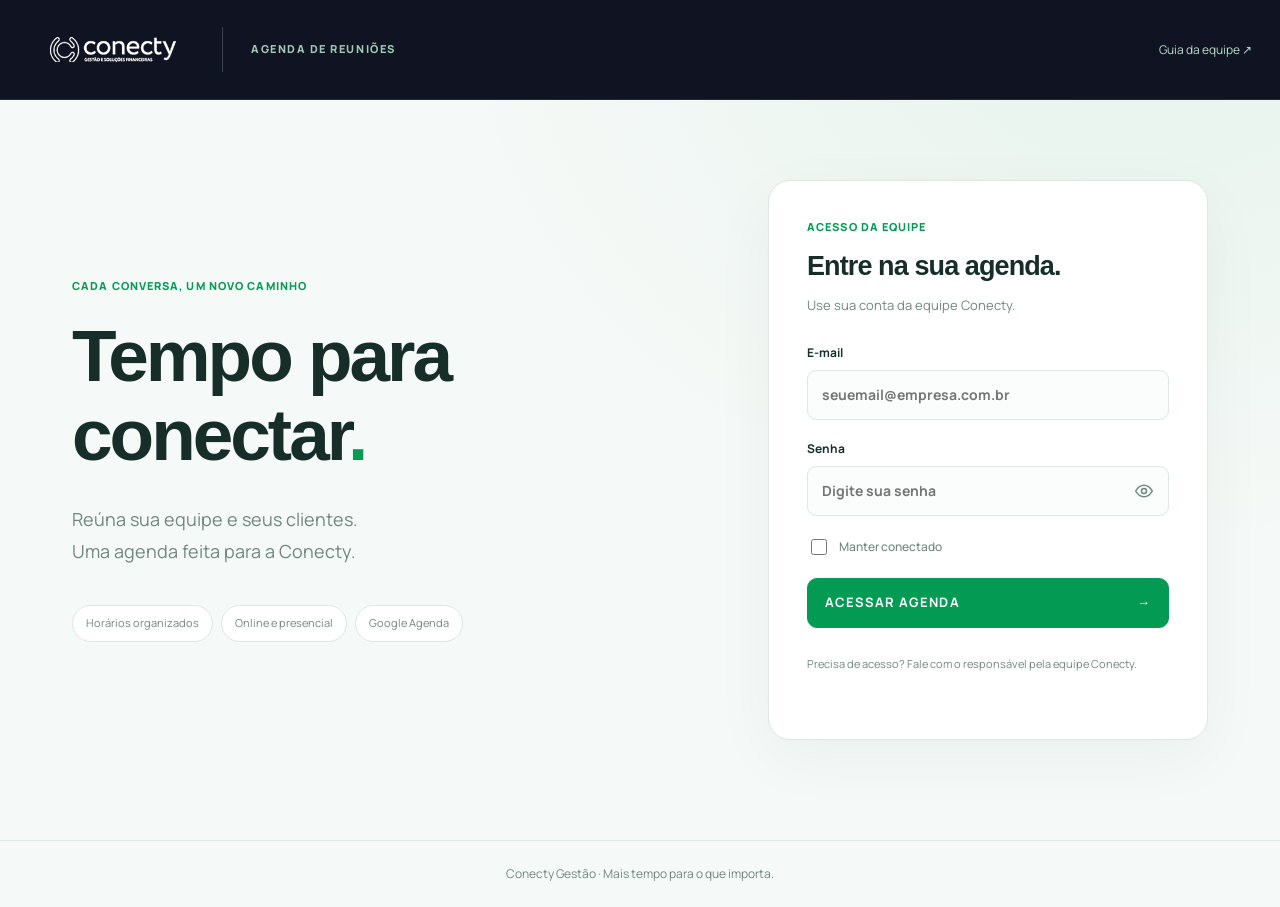
<file: index.html>
<!doctype html><html lang="pt-BR"><head><meta http-equiv="Content-Security-Policy" content="default-src 'none'; script-src 'self'; style-src 'self' 'unsafe-inline'; img-src 'self' data:; font-src 'self'; connect-src 'self' https://kpxztiyrhrmxukupualo.supabase.co; base-uri 'none'; object-src 'none'; form-action 'self'; upgrade-insecure-requests"><meta charset="utf-8"><meta name="viewport" content="width=device-width,initial-scale=1"><meta name="referrer" content="no-referrer"><meta name="theme-color" content="#039b54"><meta name="description" content="Agenda da equipe Conecty. Organize reuniões, horários e atendimentos."><title>Conecty | Agenda de reuniões</title><link rel="icon" href="favicon.svg"><link rel="stylesheet" href="assets/style-a9747866028b.css"></head><body class="conecty-agenda agenda-portal">
<a class="skip-link" href="#agenda-root">Ir para a agenda</a>
<header class="agenda-shell-header"><a href="./" aria-label="Conecty Agenda"><img src="conecty-logo.png" alt="Conecty Gestão"></a><span class="agenda-shell-product">AGENDA DE REUNIÕES</span><a class="agenda-guide-link" href="manual.html" target="_blank" rel="noopener">Guia da equipe ↗</a><div id="agenda-account" hidden><span id="agenda-account-name"></span><button class="button secondary" id="agenda-signout" type="button">Sair</button></div></header>
<main id="agenda-login" class="agenda-login"><section class="agenda-login-intro"><p class="page-eyebrow">CADA CONVERSA, UM NOVO CAMINHO</p><h1>Tempo para<br>conectar<span>.</span></h1><p>Reúna sua equipe e seus clientes.<br>Uma agenda feita para a Conecty.</p><div class="agenda-login-tags"><span>Horários organizados</span><span>Online e presencial</span><span>Google Agenda</span></div></section><section class="agenda-login-card"><div id="agenda-login-loading" role="status">Verificando seu acesso…</div><div id="agenda-login-fields" hidden><p class="page-eyebrow">ACESSO DA EQUIPE</p><h2>Entre na sua agenda.</h2><p>Use sua conta da equipe Conecty.</p><form id="agenda-login-form"><label>E-mail<input type="email" name="email" autocomplete="username" placeholder="seuemail@empresa.com.br" required maxlength="254"></label><label>Senha<span class="agenda-password-wrap"><input type="password" name="password" autocomplete="current-password" placeholder="Digite sua senha" required maxlength="128"><button type="button" id="agenda-password-toggle" aria-label="Mostrar senha" aria-pressed="false"><svg viewBox="0 0 24 24" aria-hidden="true"><path d="M2 12s4-7 10-7 10 7 10 7-4 7-10 7S2 12 2 12Z"/><circle cx="12" cy="12" r="3"/></svg></button></span></label><label class="agenda-remember"><input type="checkbox" name="remember">Manter conectado</label><button class="button primary" type="submit">Acessar agenda <span aria-hidden="true">→</span></button><p class="error" id="agenda-login-error" role="alert"></p></form><p class="agenda-login-contact">Precisa de acesso? Fale com o responsável pela equipe Conecty.</p></div></section></main>
<main id="agenda-root" class="agenda-standalone-root" hidden tabindex="-1"></main><footer class="agenda-shell-footer">Conecty Gestão · Mais tempo para o que importa.</footer><script src="config.js" defer></script><script src="assets/auth-25ea1a0fbe43.js" defer></script><script src="assets/api-07906e6e6ac9.js" defer></script><script src="assets/categories-ccd5347a908f.js" defer></script><script src="assets/weekly-54b3ec96150f.js" defer></script><script src="assets/admin-133230f7a3c3.js" defer></script><script src="assets/portal-99149fe83b92.js" defer></script></body></html>
</file>
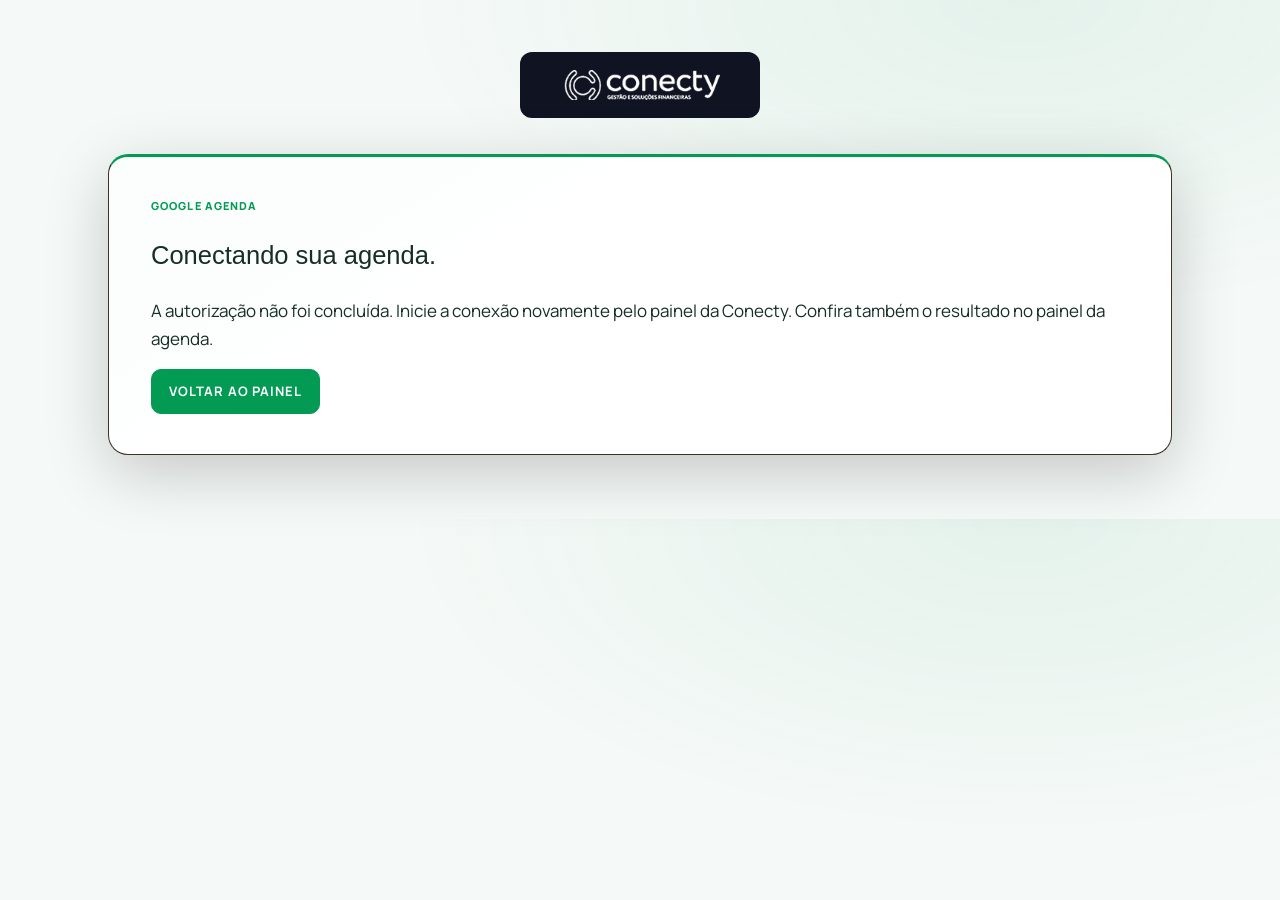
<file: agenda-google-callback.html>
<!doctype html><html lang="pt-BR"><head><meta http-equiv="Content-Security-Policy" content="default-src 'none'; script-src 'self'; style-src 'self' 'unsafe-inline'; img-src 'self' data:; font-src 'self'; connect-src 'self' https://kpxztiyrhrmxukupualo.supabase.co; base-uri 'none'; object-src 'none'; form-action 'self'; upgrade-insecure-requests"><meta charset="utf-8"><meta name="viewport" content="width=device-width,initial-scale=1"><meta name="referrer" content="no-referrer"><title>Conexão Google Agenda | Conecty</title><link rel="icon" href="favicon.svg"><link rel="stylesheet" href="assets/style-a9747866028b.css"></head><body class="conecty-agenda agenda-page"><main class="agenda-container"><img class="agenda-callback-logo" src="conecty-logo.png" alt="Conecty Gestão"><section class="agenda-card"><p class="page-eyebrow">GOOGLE AGENDA</p><h1>Conectando sua agenda.</h1><p id="google-status" role="status">Aguarde a confirmação da sua conexão.</p><button id="google-close" type="button" class="button primary">Voltar ao painel</button></section></main><script src="config.js" defer></script><script src="assets/api-07906e6e6ac9.js" defer></script><script src="assets/google-callback-e49b7ba4d66e.js" defer></script></body></html>
</file>
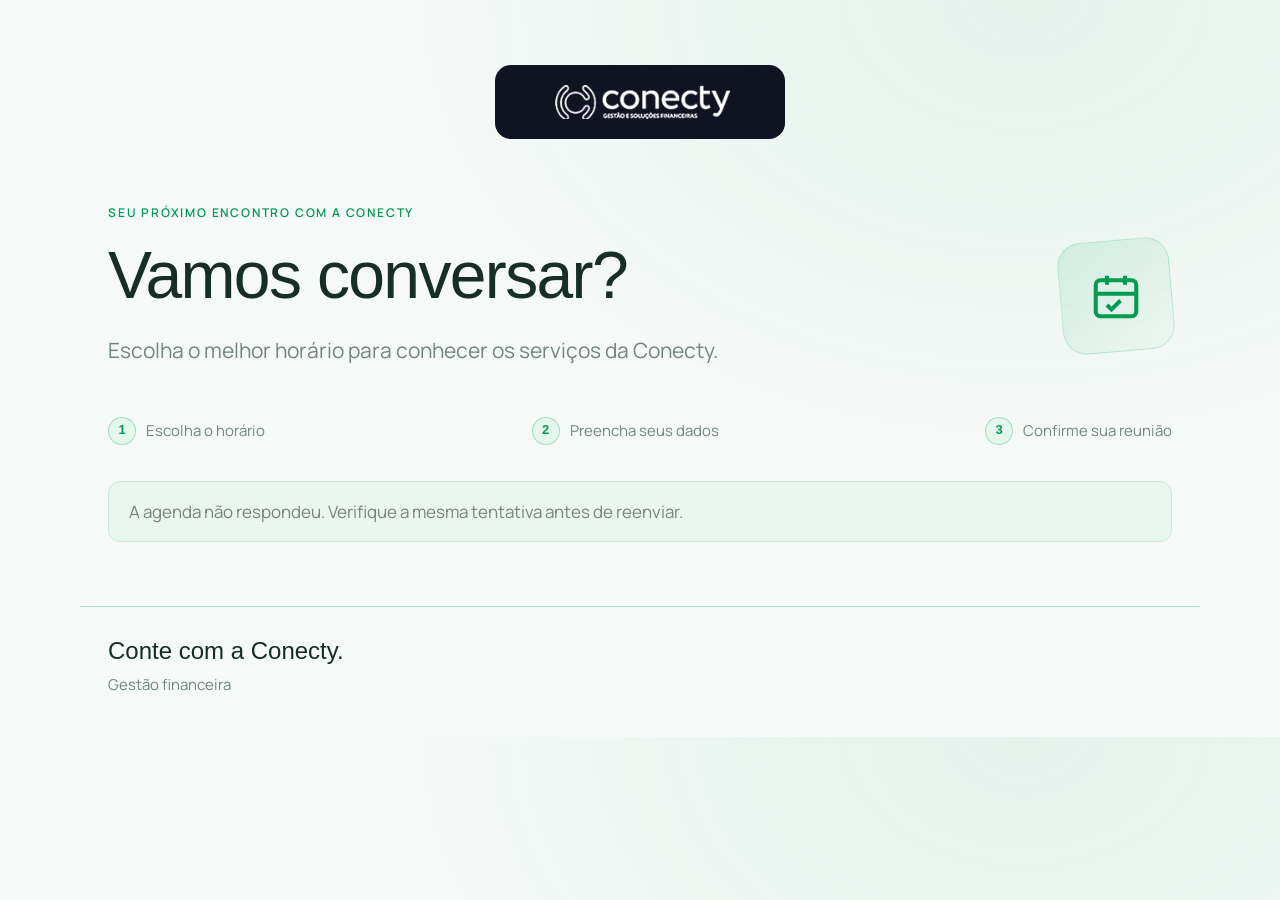
<file: agenda.html>
<!doctype html>
<html lang="pt-BR">
<head><meta http-equiv="Content-Security-Policy" content="default-src 'none'; script-src 'self'; style-src 'self' 'unsafe-inline'; img-src 'self' data:; font-src 'self'; connect-src 'self' https://kpxztiyrhrmxukupualo.supabase.co; base-uri 'none'; object-src 'none'; form-action 'self'; upgrade-insecure-requests">
<meta charset="utf-8">
<meta name="viewport" content="width=device-width,initial-scale=1">
<meta name="referrer" content="no-referrer">
<meta name="theme-color" content="#039b54">
<meta name="description" content="Agende uma conversa online ou presencial com a equipe Conecty. Escolha seu horário e confirme seu atendimento.">
<title>Agende uma reunião — Conecty</title>











<link rel="icon" href="favicon.svg"><link rel="stylesheet" href="assets/style-a9747866028b.css"></head>
<body class="conecty-agenda agenda-page">
<a class="skip-link" href="#agenda-main">Ir para o agendamento</a>
<header class="agenda-public-brand">
  <div class="agenda-public-home">
    <img class="agenda-public-logo" src="conecty-logo.png" alt="Conecty" width="300" height="110" fetchpriority="high">
  </div>
</header>
<main id="agenda-main" class="agenda-container" tabindex="-1">
  <div class="agenda-intro">
    <div><p class="page-eyebrow">SEU PRÓXIMO ENCONTRO COM A CONECTY</p><h1>Vamos conversar?</h1><p>Escolha o melhor horário para conhecer os serviços da Conecty.</p><p id="agenda-profile-public" class="agenda-profile-public"></p></div>
    <div class="agenda-intro-icon" aria-hidden="true"><svg viewBox="0 0 24 24"><rect x="3" y="5" width="18" height="16" rx="2"/><path d="M16 3v4M8 3v4M3 11h18m-13 5 2 2 4-4"/></svg></div>
  </div>
  <ol class="agenda-public-steps" aria-label="Como agendar"><li><span>1</span>Escolha o horário</li><li><span>2</span>Preencha seus dados</li><li><span>3</span>Confirme sua reunião</li></ol>
<p id="agenda-notice" class="notice" role="status">Buscando os próximos horários…</p>
<form id="agenda-form" class="agenda-card" hidden>
  <div class="agenda-form-heading"><span class="agenda-step">01</span><div><h2>Escolha como e quando</h2><p>Escolha a data e o horário da sua reunião. Todos os horários são de Brasília.</p></div></div>
  <fieldset id="agenda-inputs" class="agenda-plain-fieldset">
    <fieldset class="agenda-plain-fieldset"><legend>Formato da reunião</legend><div class="agenda-mode-options"><label><input type="radio" name="mode" value="online" checked><span>Online<small>Converse de onde estiver</small></span></label><label><input type="radio" name="mode" value="presencial"><span>Presencial<small>Encontre nossa equipe</small></span></label></div></fieldset>
    <p id="agenda-period-note" class="agenda-hint" hidden>No presencial, reservamos toda a manhã (antes das 12h) ou toda a tarde (a partir das 12h). A reunião começa no horário escolhido.</p>
    <div class="agenda-date-heading"><h3>Escolha uma data</h3><div class="agenda-date-nav"><button id="agenda-dates-prev" type="button" class="agenda-nav-button" aria-label="Datas anteriores">‹</button><button id="agenda-dates-next" type="button" class="agenda-nav-button" aria-label="Próximas datas">›</button></div></div><div id="agenda-dates" class="agenda-date-options" role="group" aria-label="Datas disponíveis"></div>
    <h3>Horários disponíveis</h3><div id="agenda-hours" class="agenda-hour-options" role="group" aria-label="Horários disponíveis"></div><p id="agenda-selection" class="agenda-selection" role="status">Selecione uma data e um horário.</p>
    <div class="agenda-divider"></div><div class="agenda-form-heading"><span class="agenda-step">02</span><div><h2>Conte um pouco sobre você</h2><p>Preencha seus dados para confirmar o horário escolhido.</p></div></div>
    <div class="agenda-fields"><label>Seu nome<input name="name" autocomplete="name" maxlength="120" minlength="2" placeholder="Digite seu nome completo" required></label><label>WhatsApp<input name="whatsapp" autocomplete="tel" type="tel" inputmode="tel" maxlength="25" placeholder="(11) 9 9999-9999" required></label><label>E-mail<input name="email" type="email" autocomplete="email" maxlength="180" placeholder="Digite seu e-mail" required></label><label>Empresa<input name="company" autocomplete="organization" maxlength="180" placeholder="Nome da empresa" required></label><label class="agenda-wide">Endereço <span id="agenda-address-optional" class="field-optional">(opcional para reunião online)</span><input name="address" autocomplete="street-address" maxlength="300" placeholder="Rua, número, bairro e cidade"></label><label>Assunto da reunião<select name="subject" id="agenda-subject" required></select></label><label>Observações <span class="field-optional">(opcional)</span><input name="notes" maxlength="500" placeholder="O que gostaria de conversar?"></label></div>
    <label class="agenda-consent"><input name="consent" type="checkbox" required><span>Concordo com o uso dos meus dados pela equipe Conecty para organizar esta reunião.</span></label><div class="agenda-honeypot" aria-hidden="true"><label>Website<input name="website" tabindex="-1" autocomplete="off"></label></div>
  </fieldset>
  <p id="agenda-error" class="error" role="alert"></p><button id="agenda-confirm" class="button primary agenda-confirm" type="submit">Confirmar agendamento </button><button id="agenda-retry" class="button secondary agenda-confirm" type="button" hidden>Verificar e recuperar esta tentativa</button>
  <p class="agenda-form-footer"><span id="agenda-host-name">Equipe Conecty</span> · Conecty Gestão financeira</p>
</form>
<section id="agenda-confirmation" class="agenda-card agenda-confirmation" hidden tabindex="-1"><div class="agenda-success-icon" aria-hidden="true"><svg viewBox="0 0 24 24"><path d="m5 12 4 4 10-10"/></svg></div><p class="page-eyebrow" id="agenda-confirmation-eyebrow">AGENDAMENTO CONFIRMADO</p><h2 id="agenda-confirmation-title">Nos vemos em breve!</h2><p id="agenda-protocol" class="receipt-id"></p><dl id="agenda-confirmation-details" class="detail-grid"></dl><p id="agenda-access-note" class="notice"></p><p id="agenda-email-note" class="agenda-hint" role="status" hidden></p><a id="agenda-map-link" class="button secondary" target="_blank" rel="noopener noreferrer" hidden>Abrir rota no mapa / GPS</a><a id="agenda-meeting-link" class="button primary" target="_blank" rel="noopener noreferrer" hidden>Acessar reunião online</a><button id="agenda-meet-refresh" class="button secondary" type="button" hidden>Verificar link do Meet</button><div class="agenda-confirmation-actions"><button id="agenda-google-calendar" class="button secondary" type="button">Adicionar ao Google Agenda</button><button id="agenda-calendar" class="button secondary" type="button">Adicionar ao calendário</button><button id="agenda-another" class="text-button" type="button">Agendar outra reunião</button></div><p class="agenda-hint">Para alterar ou cancelar, fale com a equipe e informe o protocolo.</p><p class="error" id="agenda-calendar-error" role="alert"></p></section>

</main>
<footer class="agenda-public-footer">
  <div class="agenda-public-footer-brand"><div><p>Conte com a Conecty.</p><small>Gestão financeira</small></div></div>
</footer>
<script src="config.js" defer></script><script src="assets/api-07906e6e6ac9.js" defer></script><script src="assets/public-bf3e8d6c7ad7.js" defer></script></body>
</html>
</file>
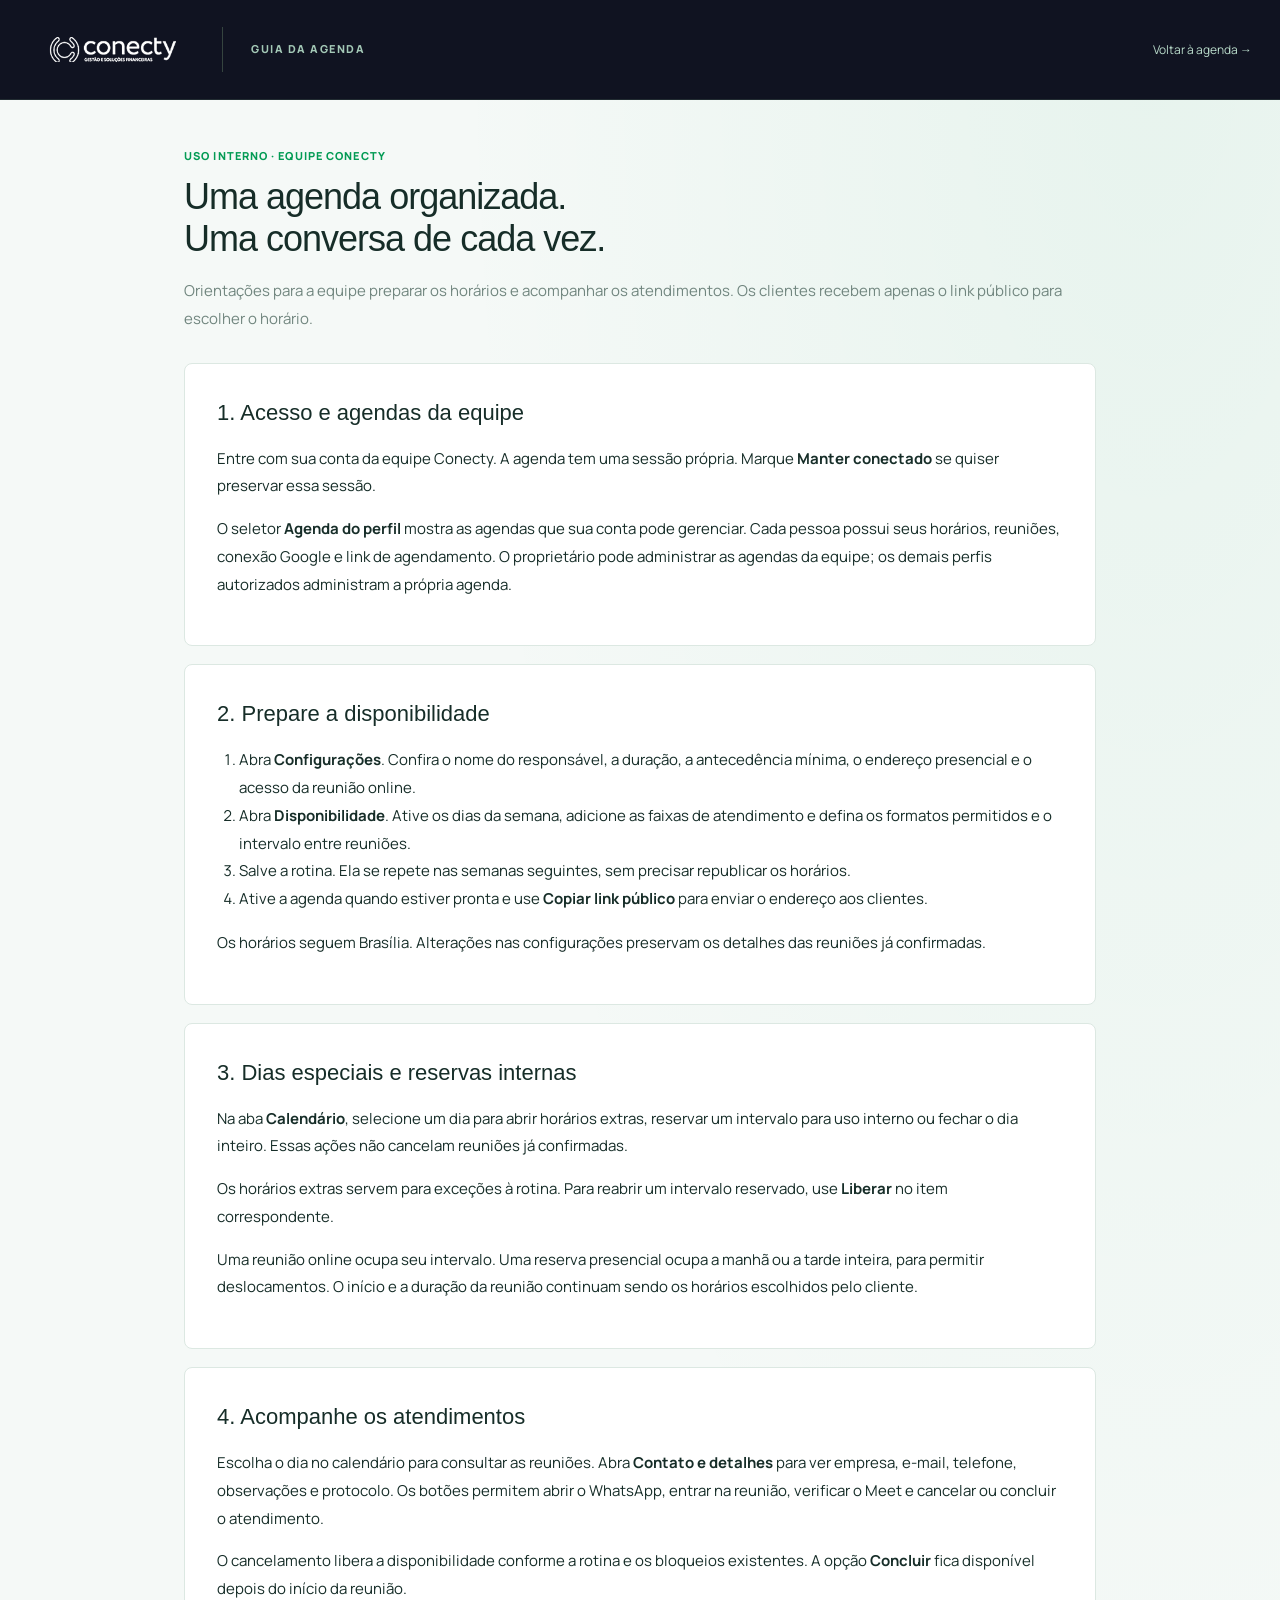
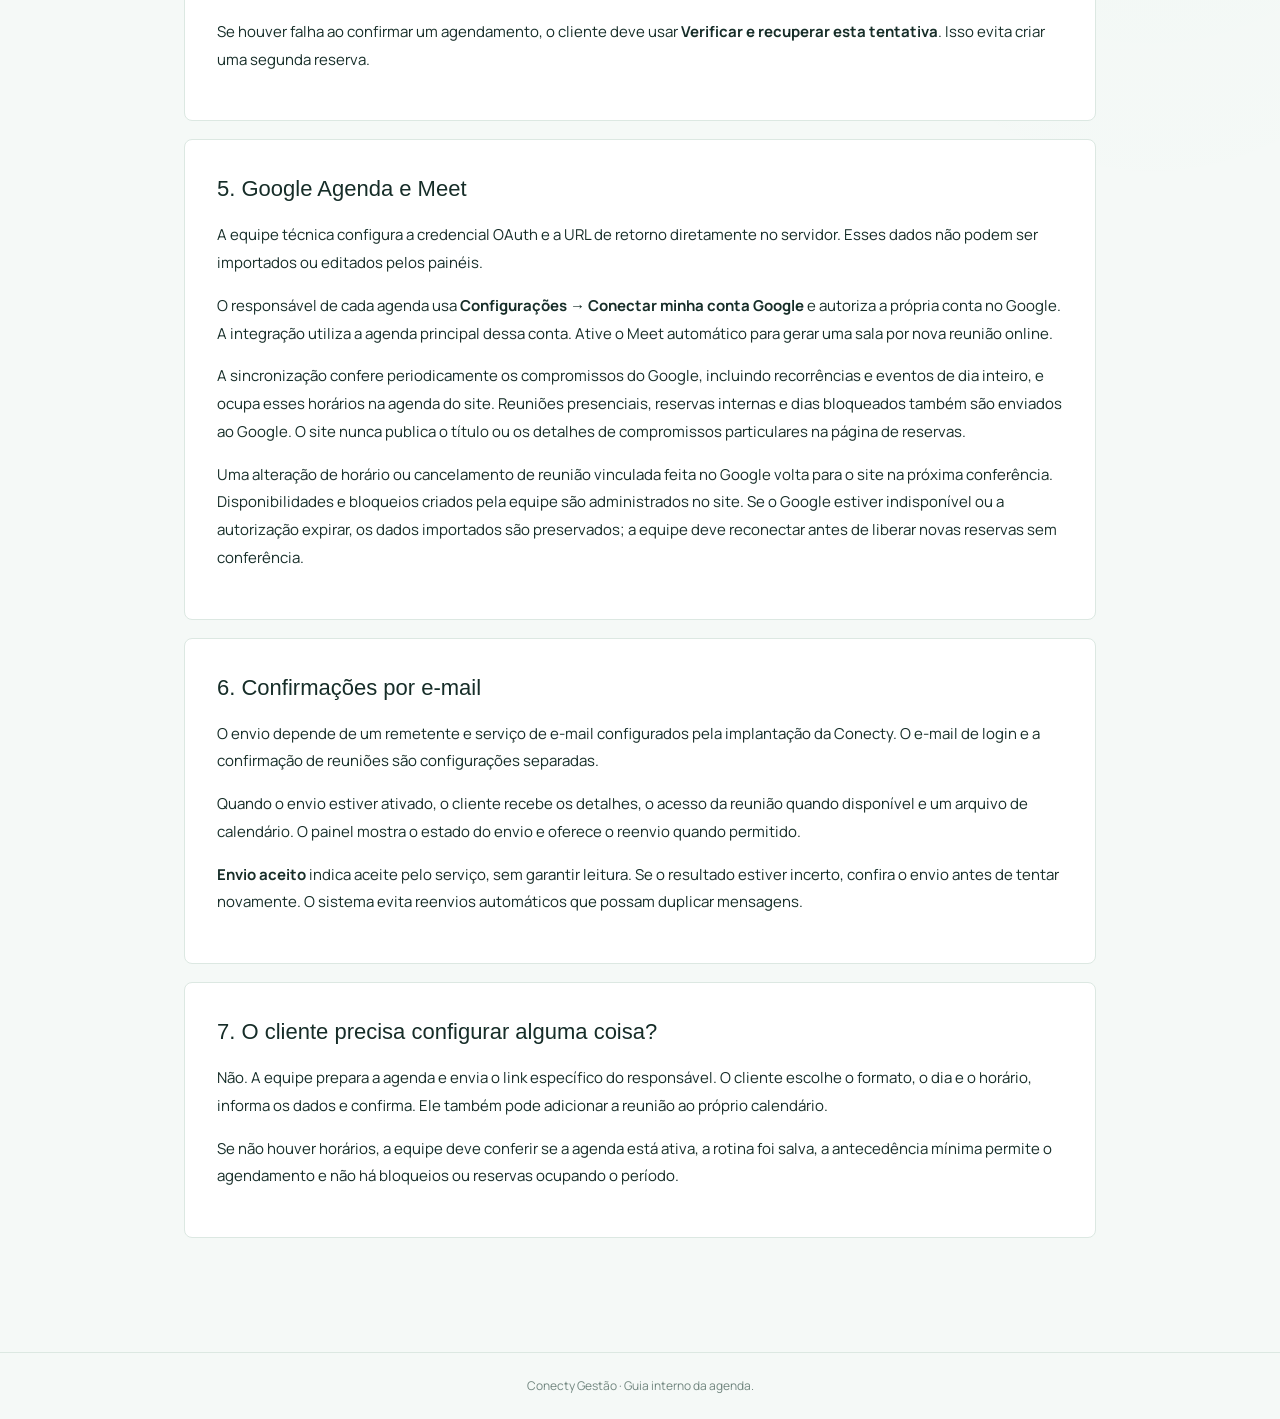
<file: manual.html>
<!doctype html><html lang="pt-BR"><head><meta http-equiv="Content-Security-Policy" content="default-src 'none'; script-src 'self'; style-src 'self' 'unsafe-inline'; img-src 'self' data:; font-src 'self'; connect-src 'self' https://kpxztiyrhrmxukupualo.supabase.co; base-uri 'none'; object-src 'none'; form-action 'self'; upgrade-insecure-requests"><meta charset="utf-8"><meta name="viewport" content="width=device-width,initial-scale=1"><meta name="referrer" content="no-referrer"><title>Conecty Agenda | Guia da equipe</title><link rel="icon" href="favicon.svg"><link rel="stylesheet" href="assets/style-a9747866028b.css"></head><body class="conecty-agenda agenda-portal"><header class="agenda-shell-header"><a href="./" aria-label="Voltar à agenda"><img src="conecty-logo.png" alt="Conecty Gestão"></a><span class="agenda-shell-product">GUIA DA AGENDA</span><a class="agenda-guide-link" href="./">Voltar à agenda →</a></header><main class="agenda-guide"><p class="page-eyebrow">USO INTERNO · EQUIPE CONECTY</p><h1>Uma agenda organizada.<br>Uma conversa de cada vez.</h1><p>Orientações para a equipe preparar os horários e acompanhar os atendimentos. Os clientes recebem apenas o link público para escolher o horário.</p>
<section class="agenda-card"><h2>1. Acesso e agendas da equipe</h2><p>Entre com sua conta da equipe Conecty. A agenda tem uma sessão própria. Marque <strong>Manter conectado</strong> se quiser preservar essa sessão.</p><p>O seletor <strong>Agenda do perfil</strong> mostra as agendas que sua conta pode gerenciar. Cada pessoa possui seus horários, reuniões, conexão Google e link de agendamento. O proprietário pode administrar as agendas da equipe; os demais perfis autorizados administram a própria agenda.</p></section>
<section class="agenda-card"><h2>2. Prepare a disponibilidade</h2><ol><li>Abra <strong>Configurações</strong>. Confira o nome do responsável, a duração, a antecedência mínima, o endereço presencial e o acesso da reunião online.</li><li>Abra <strong>Disponibilidade</strong>. Ative os dias da semana, adicione as faixas de atendimento e defina os formatos permitidos e o intervalo entre reuniões.</li><li>Salve a rotina. Ela se repete nas semanas seguintes, sem precisar republicar os horários.</li><li>Ative a agenda quando estiver pronta e use <strong>Copiar link público</strong> para enviar o endereço aos clientes.</li></ol><p>Os horários seguem Brasília. Alterações nas configurações preservam os detalhes das reuniões já confirmadas.</p></section>
<section class="agenda-card"><h2>3. Dias especiais e reservas internas</h2><p>Na aba <strong>Calendário</strong>, selecione um dia para abrir horários extras, reservar um intervalo para uso interno ou fechar o dia inteiro. Essas ações não cancelam reuniões já confirmadas.</p><p>Os horários extras servem para exceções à rotina. Para reabrir um intervalo reservado, use <strong>Liberar</strong> no item correspondente.</p><p>Uma reunião online ocupa seu intervalo. Uma reserva presencial ocupa a manhã ou a tarde inteira, para permitir deslocamentos. O início e a duração da reunião continuam sendo os horários escolhidos pelo cliente.</p></section>
<section class="agenda-card"><h2>4. Acompanhe os atendimentos</h2><p>Escolha o dia no calendário para consultar as reuniões. Abra <strong>Contato e detalhes</strong> para ver empresa, e-mail, telefone, observações e protocolo. Os botões permitem abrir o WhatsApp, entrar na reunião, verificar o Meet e cancelar ou concluir o atendimento.</p><p>O cancelamento libera a disponibilidade conforme a rotina e os bloqueios existentes. A opção <strong>Concluir</strong> fica disponível depois do início da reunião.</p><p>Se houver falha ao confirmar um agendamento, o cliente deve usar <strong>Verificar e recuperar esta tentativa</strong>. Isso evita criar uma segunda reserva.</p></section>
<section class="agenda-card"><h2>5. Google Agenda e Meet</h2><p>A equipe técnica configura a credencial OAuth e a URL de retorno diretamente no servidor. Esses dados não podem ser importados ou editados pelos painéis.</p><p>O responsável de cada agenda usa <strong>Configurações → Conectar minha conta Google</strong> e autoriza a própria conta no Google. A integração utiliza a agenda principal dessa conta. Ative o Meet automático para gerar uma sala por nova reunião online.</p><p>A sincronização confere periodicamente os compromissos do Google, incluindo recorrências e eventos de dia inteiro, e ocupa esses horários na agenda do site. Reuniões presenciais, reservas internas e dias bloqueados também são enviados ao Google. O site nunca publica o título ou os detalhes de compromissos particulares na página de reservas.</p><p>Uma alteração de horário ou cancelamento de reunião vinculada feita no Google volta para o site na próxima conferência. Disponibilidades e bloqueios criados pela equipe são administrados no site. Se o Google estiver indisponível ou a autorização expirar, os dados importados são preservados; a equipe deve reconectar antes de liberar novas reservas sem conferência.</p></section>
<section class="agenda-card"><h2>6. Confirmações por e-mail</h2><p>O envio depende de um remetente e serviço de e-mail configurados pela implantação da Conecty. O e-mail de login e a confirmação de reuniões são configurações separadas.</p><p>Quando o envio estiver ativado, o cliente recebe os detalhes, o acesso da reunião quando disponível e um arquivo de calendário. O painel mostra o estado do envio e oferece o reenvio quando permitido.</p><p><strong>Envio aceito</strong> indica aceite pelo serviço, sem garantir leitura. Se o resultado estiver incerto, confira o envio antes de tentar novamente. O sistema evita reenvios automáticos que possam duplicar mensagens.</p></section>
<section class="agenda-card"><h2>7. O cliente precisa configurar alguma coisa?</h2><p>Não. A equipe prepara a agenda e envia o link específico do responsável. O cliente escolhe o formato, o dia e o horário, informa os dados e confirma. Ele também pode adicionar a reunião ao próprio calendário.</p><p>Se não houver horários, a equipe deve conferir se a agenda está ativa, a rotina foi salva, a antecedência mínima permite o agendamento e não há bloqueios ou reservas ocupando o período.</p></section>
</main><footer class="agenda-shell-footer">Conecty Gestão · Guia interno da agenda.</footer><script src="config.js" defer></script></body></html>
</file>
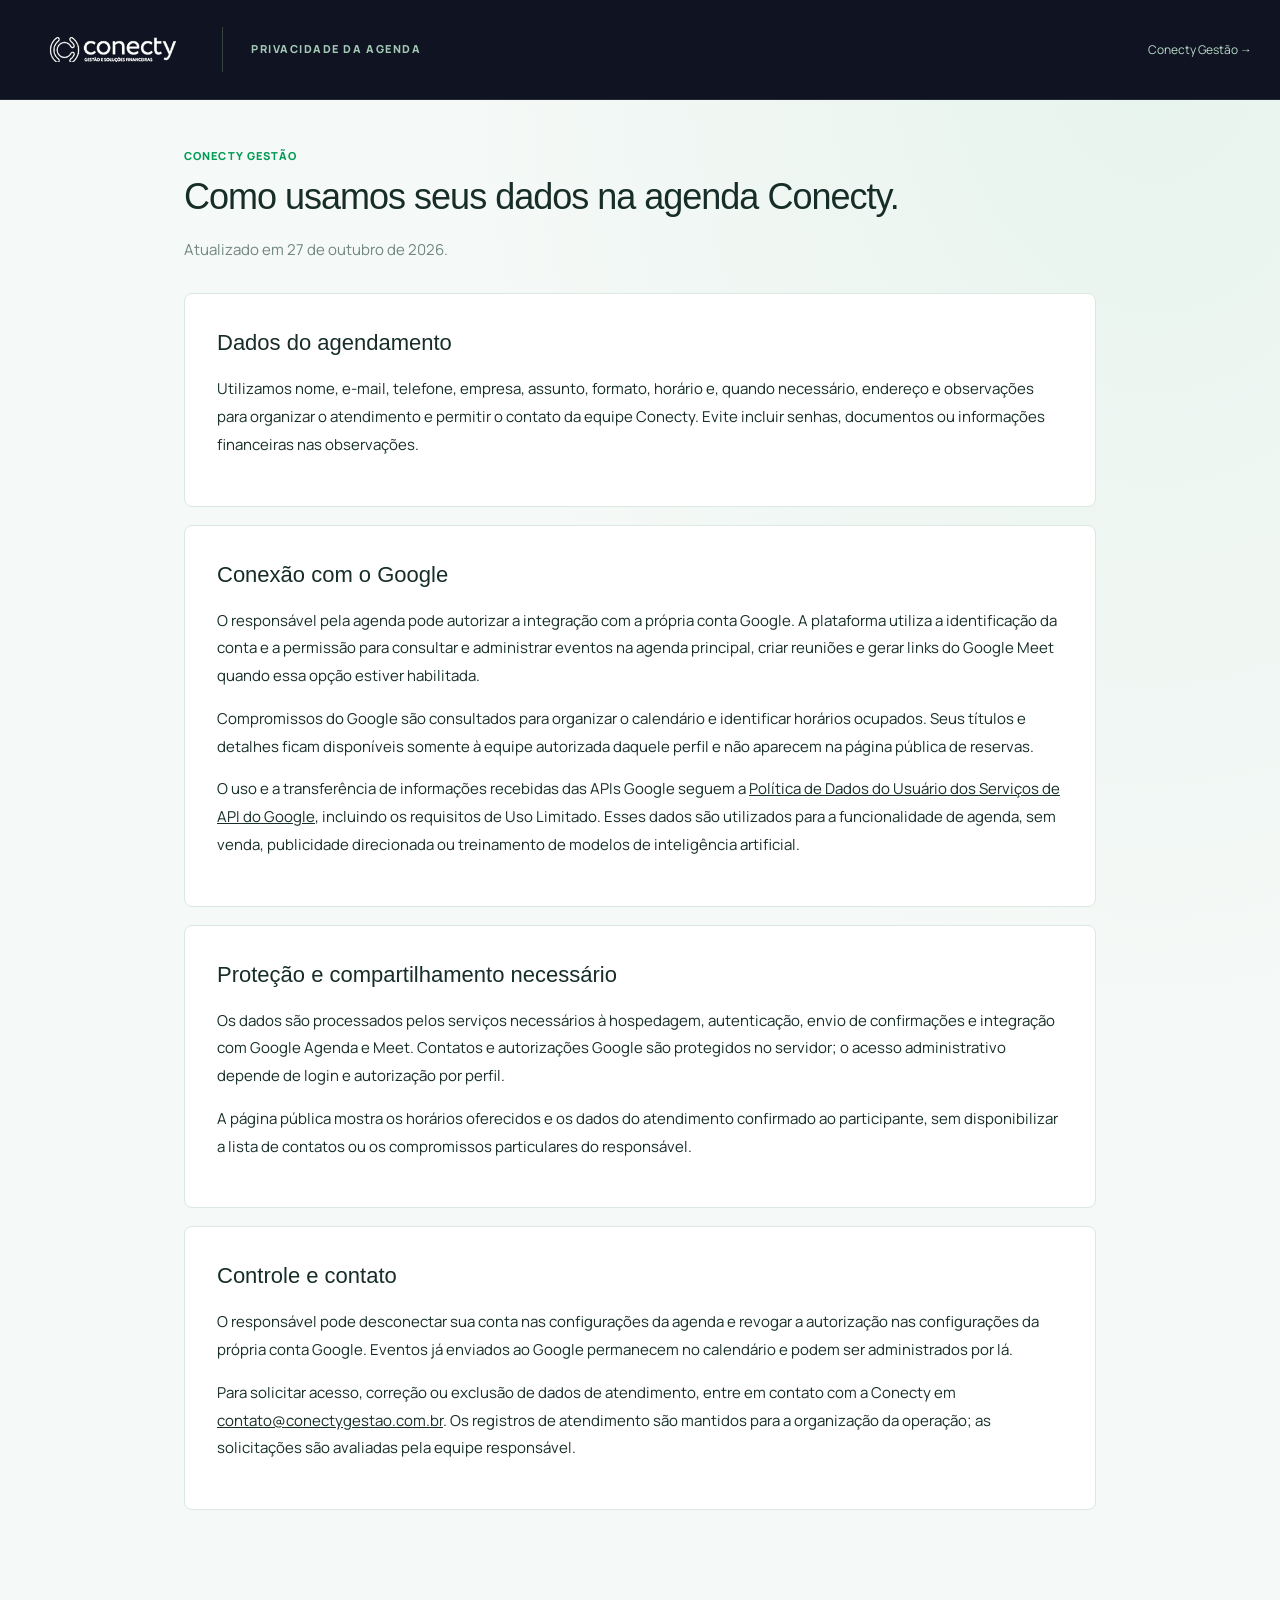
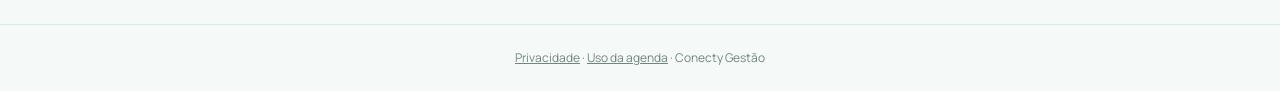
<file: privacidade-agenda.html>
<!doctype html><html lang="pt-BR"><head><meta http-equiv="Content-Security-Policy" content="default-src 'none'; script-src 'self'; style-src 'self' 'unsafe-inline'; img-src 'self' data:; font-src 'self'; connect-src 'self' https://kpxztiyrhrmxukupualo.supabase.co; base-uri 'none'; object-src 'none'; form-action 'self'; upgrade-insecure-requests"><meta charset="utf-8"><meta name="viewport" content="width=device-width,initial-scale=1"><meta name="referrer" content="no-referrer"><title>Conecty Agenda | Privacidade da agenda</title><link rel="icon" href="favicon.svg"><link rel="stylesheet" href="assets/style-a9747866028b.css"></head><body class="conecty-agenda agenda-portal"><header class="agenda-shell-header"><a href="./" aria-label="Agenda Conecty"><img src="conecty-logo.png" alt="Conecty Gestão"></a><span class="agenda-shell-product">PRIVACIDADE DA AGENDA</span><a class="agenda-guide-link" href="https://conectygestao.com.br/">Conecty Gestão →</a></header><main class="agenda-guide"><p class="page-eyebrow">CONECTY GESTÃO</p><h1>Como usamos seus dados na agenda Conecty.</h1><p>Atualizado em 27 de outubro de 2026.</p><section class="agenda-card"><h2>Dados do agendamento</h2><p>Utilizamos nome, e-mail, telefone, empresa, assunto, formato, horário e, quando necessário, endereço e observações para organizar o atendimento e permitir o contato da equipe Conecty. Evite incluir senhas, documentos ou informações financeiras nas observações.</p></section>
<section class="agenda-card"><h2>Conexão com o Google</h2><p>O responsável pela agenda pode autorizar a integração com a própria conta Google. A plataforma utiliza a identificação da conta e a permissão para consultar e administrar eventos na agenda principal, criar reuniões e gerar links do Google Meet quando essa opção estiver habilitada.</p><p>Compromissos do Google são consultados para organizar o calendário e identificar horários ocupados. Seus títulos e detalhes ficam disponíveis somente à equipe autorizada daquele perfil e não aparecem na página pública de reservas.</p><p>O uso e a transferência de informações recebidas das APIs Google seguem a <a href="https://developers.google.com/terms/api-services-user-data-policy" rel="noopener" target="_blank">Política de Dados do Usuário dos Serviços de API do Google</a>, incluindo os requisitos de Uso Limitado. Esses dados são utilizados para a funcionalidade de agenda, sem venda, publicidade direcionada ou treinamento de modelos de inteligência artificial.</p></section>
<section class="agenda-card"><h2>Proteção e compartilhamento necessário</h2><p>Os dados são processados pelos serviços necessários à hospedagem, autenticação, envio de confirmações e integração com Google Agenda e Meet. Contatos e autorizações Google são protegidos no servidor; o acesso administrativo depende de login e autorização por perfil.</p><p>A página pública mostra os horários oferecidos e os dados do atendimento confirmado ao participante, sem disponibilizar a lista de contatos ou os compromissos particulares do responsável.</p></section>
<section class="agenda-card"><h2>Controle e contato</h2><p>O responsável pode desconectar sua conta nas configurações da agenda e revogar a autorização nas configurações da própria conta Google. Eventos já enviados ao Google permanecem no calendário e podem ser administrados por lá.</p><p>Para solicitar acesso, correção ou exclusão de dados de atendimento, entre em contato com a Conecty em <a href="mailto:contato@conectygestao.com.br">contato@conectygestao.com.br</a>. Os registros de atendimento são mantidos para a organização da operação; as solicitações são avaliadas pela equipe responsável.</p></section></main><footer class="agenda-shell-footer"><a href="privacidade-agenda.html">Privacidade</a> · <a href="termos-agenda.html">Uso da agenda</a> · Conecty Gestão</footer><script src="config.js" defer></script></body></html>
</file>
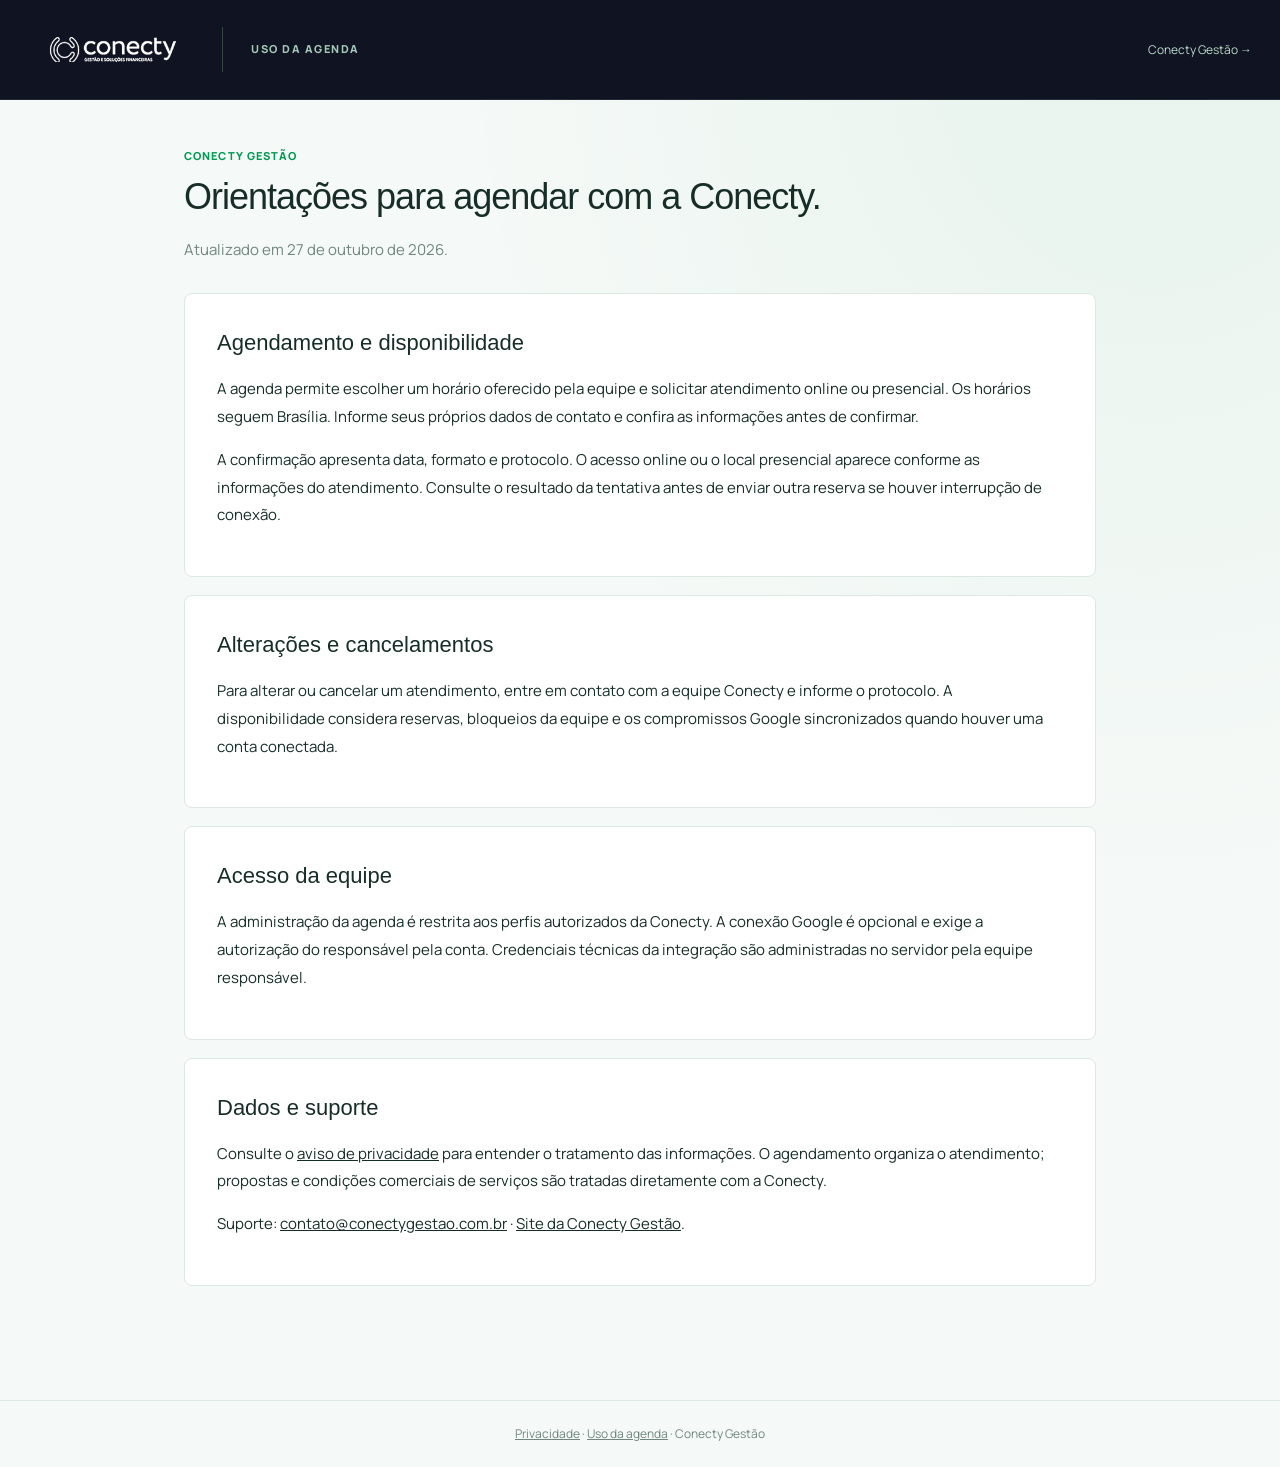
<file: termos-agenda.html>
<!doctype html><html lang="pt-BR"><head><meta http-equiv="Content-Security-Policy" content="default-src 'none'; script-src 'self'; style-src 'self' 'unsafe-inline'; img-src 'self' data:; font-src 'self'; connect-src 'self' https://kpxztiyrhrmxukupualo.supabase.co; base-uri 'none'; object-src 'none'; form-action 'self'; upgrade-insecure-requests"><meta charset="utf-8"><meta name="viewport" content="width=device-width,initial-scale=1"><meta name="referrer" content="no-referrer"><title>Conecty Agenda | Uso da agenda</title><link rel="icon" href="favicon.svg"><link rel="stylesheet" href="assets/style-a9747866028b.css"></head><body class="conecty-agenda agenda-portal"><header class="agenda-shell-header"><a href="./" aria-label="Agenda Conecty"><img src="conecty-logo.png" alt="Conecty Gestão"></a><span class="agenda-shell-product">USO DA AGENDA</span><a class="agenda-guide-link" href="https://conectygestao.com.br/">Conecty Gestão →</a></header><main class="agenda-guide"><p class="page-eyebrow">CONECTY GESTÃO</p><h1>Orientações para agendar com a Conecty.</h1><p>Atualizado em 27 de outubro de 2026.</p><section class="agenda-card"><h2>Agendamento e disponibilidade</h2><p>A agenda permite escolher um horário oferecido pela equipe e solicitar atendimento online ou presencial. Os horários seguem Brasília. Informe seus próprios dados de contato e confira as informações antes de confirmar.</p><p>A confirmação apresenta data, formato e protocolo. O acesso online ou o local presencial aparece conforme as informações do atendimento. Consulte o resultado da tentativa antes de enviar outra reserva se houver interrupção de conexão.</p></section>
<section class="agenda-card"><h2>Alterações e cancelamentos</h2><p>Para alterar ou cancelar um atendimento, entre em contato com a equipe Conecty e informe o protocolo. A disponibilidade considera reservas, bloqueios da equipe e os compromissos Google sincronizados quando houver uma conta conectada.</p></section>
<section class="agenda-card"><h2>Acesso da equipe</h2><p>A administração da agenda é restrita aos perfis autorizados da Conecty. A conexão Google é opcional e exige a autorização do responsável pela conta. Credenciais técnicas da integração são administradas no servidor pela equipe responsável.</p></section>
<section class="agenda-card"><h2>Dados e suporte</h2><p>Consulte o <a href="privacidade-agenda.html">aviso de privacidade</a> para entender o tratamento das informações. O agendamento organiza o atendimento; propostas e condições comerciais de serviços são tratadas diretamente com a Conecty.</p><p>Suporte: <a href="mailto:contato@conectygestao.com.br">contato@conectygestao.com.br</a> · <a href="https://conectygestao.com.br/">Site da Conecty Gestão</a>.</p></section></main><footer class="agenda-shell-footer"><a href="privacidade-agenda.html">Privacidade</a> · <a href="termos-agenda.html">Uso da agenda</a> · Conecty Gestão</footer><script src="config.js" defer></script></body></html>
</file>
<file: assets/style-a9747866028b.css>
.conecty-agenda{--agenda-orange:var(--gold);--agenda-navy:var(--cream)}.conecty-agenda.agenda-page .skip-link:not(:focus),.conecty-agenda .skip-link:not(:focus){width:1px;height:1px;padding:0;overflow:hidden;clip-path:inset(50%)}.conecty-agenda .agenda-container{max-width:1020px;margin:38px auto 52px;padding:0 24px;color:var(--cream)}.conecty-agenda .agenda-intro{display:flex;align-items:center;justify-content:space-between;gap:24px;margin-bottom:26px}.conecty-agenda .agenda-intro h1{font-size:clamp(32px,4.3vw,46px);letter-spacing:-1.3px;margin:5px 0 10px;line-height:1.1}.conecty-agenda .agenda-intro p:last-child{margin:0;font-size:19px;color:var(--muted)}.conecty-agenda .agenda-intro-icon{display:grid;place-items:center;flex:0 0 84px;height:84px;border-radius:8px;background:#17b76d1a;color:var(--gold);border:1px solid rgba(23,183,109,.2)}.conecty-agenda .agenda-intro-icon .ui-icon{width:43px;height:43px}.conecty-agenda .agenda-card{background:var(--panel);border:1px solid var(--rule);border-radius:8px;padding:32px;box-shadow:none}.conecty-agenda .agenda-form-heading{display:flex;align-items:center;gap:16px;margin-bottom:24px}.conecty-agenda .agenda-form-heading h2{font-size:23px;margin:0 0 5px;letter-spacing:-.4px}.conecty-agenda .agenda-form-heading p{color:var(--muted);margin:0}.conecty-agenda .agenda-step{display:grid;place-items:center;border-radius:8px;flex:0 0 46px;height:46px;background:#17b76d1a;color:var(--cream);font-weight:800;font-size:18px}.conecty-agenda .agenda-fields{display:grid;grid-template-columns:1fr 1fr;gap:20px}.conecty-agenda .agenda-fields .agenda-wide{grid-column:1/-1}.conecty-agenda .agenda-card label,.conecty-agenda .agenda-config-form>label,.conecty-agenda .agenda-filters label{display:block;font-size:15px;font-weight:700;color:var(--cream)}.conecty-agenda .agenda-card input:not([type=checkbox]):not([type=radio]),.conecty-agenda .agenda-card select,.conecty-agenda .agenda-config-form input:not([type=checkbox]),.conecty-agenda .agenda-config-form select,.conecty-agenda .agenda-config-form textarea,.conecty-agenda .agenda-filters input,.conecty-agenda .agenda-share input{display:block;width:100%;box-sizing:border-box;padding:13px 14px;margin-top:8px;min-height:48px;border:1px solid var(--rule);border-radius:8px;background:var(--panel);color:var(--cream);font:inherit;font-weight:400;box-shadow:none}.conecty-agenda .agenda-card input::placeholder,.conecty-agenda .agenda-config-form input::placeholder{color:var(--muted)}.conecty-agenda .agenda-card input:focus,.conecty-agenda .agenda-card select:focus,.conecty-agenda .agenda-config-form input:focus,.conecty-agenda .agenda-config-form select:focus,.conecty-agenda .agenda-config-form textarea:focus,.conecty-agenda .agenda-filters input:focus{outline:2px solid var(--gold);outline-offset:2px}.conecty-agenda .field-optional{font-size:12px;font-weight:400;color:var(--muted)}.conecty-agenda .agenda-plain-fieldset{border:0;padding:0;margin:0;min-width:0}.conecty-agenda .agenda-plain-fieldset legend{font-weight:700;font-size:15px;margin-bottom:10px;padding:0}.conecty-agenda .agenda-divider{height:1px;background:var(--panel-2);margin:30px 0}.conecty-agenda .agenda-mode-options{display:grid;grid-template-columns:1fr 1fr;gap:14px;margin-bottom:26px}.conecty-agenda .agenda-mode-options label{display:flex;align-items:center;gap:12px;padding:15px;border-radius:8px;background:var(--panel-2);border:1px solid var(--rule);cursor:pointer}.conecty-agenda .agenda-mode-options label:has(input:checked){background:#17b76d11;border:2px solid var(--gold);padding:14px}.conecty-agenda .agenda-mode-options small{display:block;font-weight:400;color:var(--muted);margin-top:4px}.conecty-agenda .agenda-card input[type=radio],.conecty-agenda .agenda-card input[type=checkbox],.conecty-agenda .agenda-config-form input[type=checkbox]{accent-color:var(--gold);width:18px;height:18px;flex:0 0 18px;margin:0}.conecty-agenda .agenda-mode-options label:has(input:disabled){opacity:.5;cursor:default}.conecty-agenda .agenda-date-heading{display:flex;align-items:center;justify-content:space-between;gap:16px}.conecty-agenda .agenda-card h3{font-size:17px;margin:0 0 14px}.conecty-agenda .agenda-date-nav{display:flex;gap:8px;margin-bottom:14px}.conecty-agenda .agenda-nav-button{width:36px;height:36px;border:1px solid var(--rule);border-radius:8px;background:var(--panel);color:var(--cream);font-size:25px;cursor:pointer}.conecty-agenda .agenda-nav-button:disabled{opacity:.4;cursor:default}.conecty-agenda .agenda-date-options{display:grid;grid-template-columns:repeat(3,1fr);gap:14px;margin-bottom:24px}.conecty-agenda .agenda-date-chip{padding:15px 8px;border:1px solid var(--rule);border-radius:8px;background:var(--panel-2);color:var(--cream);cursor:pointer;font:inherit;display:flex;flex-direction:column;align-items:center;gap:4px}.conecty-agenda .agenda-date-chip strong{font-size:29px;line-height:1.1}.conecty-agenda .agenda-date-chip span{text-transform:uppercase;font-weight:700;font-size:13px}.conecty-agenda .agenda-date-chip small{font-size:12px}.conecty-agenda .agenda-date-chip[aria-pressed=true]{background:var(--gold);color:var(--cream);border-color:var(--gold);box-shadow:none}.conecty-agenda .agenda-hour-options{display:flex;flex-wrap:wrap;gap:12px;min-height:48px;margin-bottom:18px}.conecty-agenda .agenda-hour-chip{min-width:105px;flex:1 1 100px;max-width:210px;padding:13px 16px;border:1px solid var(--rule);border-radius:8px;background:var(--panel-2);color:var(--cream);cursor:pointer;font:inherit;font-size:17px;font-weight:750}.conecty-agenda .agenda-hour-chip[aria-pressed=true]{background:var(--gold);color:var(--cream);border-color:var(--cream)}.conecty-agenda .agenda-date-chip:focus-visible,.conecty-agenda .agenda-hour-chip:focus-visible,.conecty-agenda .agenda-nav-button:focus-visible{outline:2px solid var(--gold);outline-offset:3px}.conecty-agenda .agenda-selection{display:flex;align-items:center;justify-content:center;gap:8px;font-size:14px;color:var(--muted);padding:12px;background:var(--panel-2);border-radius:8px;margin-bottom:22px}.conecty-agenda .agenda-selection .ui-icon{width:21px;height:21px}.conecty-agenda .agenda-card .agenda-consent{display:flex;align-items:flex-start;gap:11px;font-weight:400;line-height:1.6;font-size:13px;margin-bottom:20px}.conecty-agenda .agenda-consent input{margin-top:2px!important}.conecty-agenda .agenda-confirm{width:100%;display:flex;align-items:center;justify-content:center;gap:14px;padding:16px!important;font-size:17px!important;min-height:56px}.conecty-agenda .agenda-form-footer{margin:24px 0 0;border-top:1px solid var(--rule);padding-top:20px;text-align:center;font-size:13px;color:var(--muted)}.conecty-agenda .agenda-honeypot{position:absolute;width:1px;height:1px;overflow:hidden;clip-path:inset(50%)}.conecty-agenda .agenda-contact{margin:24px 0 0;text-align:center;font-size:14px}.conecty-agenda .agenda-contact a,.conecty-agenda .agenda-hint a{color:var(--cream);text-decoration:underline;text-decoration-color:var(--gold);text-underline-offset:4px}.conecty-agenda .agenda-success-icon{display:grid;place-items:center;width:62px;height:62px;background:#17b76d1a;color:var(--gold);border-radius:8px;margin-bottom:20px}.conecty-agenda .agenda-success-icon .ui-icon{width:35px;height:35px}.conecty-agenda .agenda-confirmation h2{font-size:30px;margin:6px 0 14px}.conecty-agenda .agenda-confirmation-actions{display:flex;align-items:center;flex-wrap:wrap;gap:16px;margin-top:16px}.conecty-agenda .agenda-confirmation .detail-grid{margin:24px 0}.conecty-agenda .agenda-confirmation .notice{font-size:14px;margin-bottom:20px}.conecty-agenda .agenda-confirmation:focus{outline:2px solid var(--gold);outline-offset:4px}.conecty-agenda .agenda-hint{font-size:13px!important;color:var(--muted);line-height:1.6;margin:8px 0 18px;overflow-wrap:anywhere}.conecty-agenda .agenda-admin-columns{display:grid;grid-template-columns:1fr 1fr;gap:22px}.conecty-agenda .agenda-admin-columns>.admin-section{min-width:0}.conecty-agenda .agenda-admin-columns h2{font-size:23px;margin:5px 0 16px}.conecty-agenda .agenda-admin-columns .agenda-fields{gap:16px}.conecty-agenda .agenda-config-form{display:grid;gap:16px}.conecty-agenda .agenda-config-form p{margin:-8px 0 0}.conecty-agenda .agenda-config-form .agenda-fields label{font-size:14px;font-weight:700}.conecty-agenda .agenda-config-form .agenda-toggle{display:flex;align-items:center;gap:10px;border-radius:8px;background:#17b76d14;padding:14px}.conecty-agenda .agenda-share{display:flex;align-items:center;justify-content:space-between;gap:24px;border-left:4px solid var(--gold)!important}.conecty-agenda .agenda-share h2{margin:4px 0 8px;font-size:25px}.conecty-agenda .agenda-share p{margin:0}.conecty-agenda .agenda-share-controls{display:flex;align-items:flex-end;gap:12px;max-width:450px;flex:1;min-width:0}.conecty-agenda .agenda-share-controls label{flex:1;min-width:0;font-size:12px}.conecty-agenda .agenda-share-controls .button{white-space:nowrap;min-height:48px}.conecty-agenda .agenda-weekdays,.conecty-agenda .agenda-format-checks{display:flex;gap:12px;flex-wrap:wrap}.conecty-agenda .agenda-weekdays label,.conecty-agenda .agenda-format-checks label{display:flex;align-items:center;gap:6px;font-size:13px;font-weight:600}.conecty-agenda .agenda-slot-list{max-height:400px;overflow:auto;display:grid;gap:10px;margin-top:16px;padding-right:4px}.conecty-agenda .agenda-slot-row{display:flex;align-items:center;justify-content:space-between;gap:12px;padding:14px 16px;border:1px solid var(--rule);border-radius:8px;background:var(--panel-2)}.conecty-agenda .agenda-slot-row strong{display:block;font-size:15px}.conecty-agenda .agenda-slot-row small{display:block;color:var(--muted);margin-top:5px}.conecty-agenda .agenda-slot-row .text-button{font-size:13px}.conecty-agenda .agenda-filters{display:flex;align-items:flex-end;gap:16px;flex-wrap:wrap;margin:20px 0}.conecty-agenda .agenda-filters label{flex:1;min-width:170px}.conecty-agenda .agenda-filters .button{min-height:48px}.conecty-agenda .agenda-bookings{display:grid;gap:16px}.conecty-agenda .agenda-booking{border:1px solid var(--rule);border-radius:8px;padding:20px;border-left:4px solid var(--gold)}.conecty-agenda .agenda-booking h3{margin:4px 0 5px;font-size:19px}.conecty-agenda .agenda-booking-heading{display:flex;align-items:flex-start;justify-content:space-between;gap:12px}.conecty-agenda .agenda-booking-subtitle{font-size:13px;color:var(--muted);margin:6px 0 18px}.conecty-agenda .agenda-booking-contact{display:grid;grid-template-columns:1fr 1fr;gap:10px 20px;margin:16px 0}.conecty-agenda .agenda-booking-contact div{min-width:0}.conecty-agenda .agenda-booking-contact dt{font-size:11px;font-weight:700;text-transform:uppercase;color:var(--muted);margin-bottom:3px}.conecty-agenda .agenda-booking-contact dd{margin:0;font-size:14px;overflow-wrap:anywhere;white-space:pre-wrap}.conecty-agenda .agenda-booking-actions{display:flex;gap:10px;flex-wrap:wrap}.conecty-agenda .agenda-booking-actions .button{font-size:12px!important;padding:10px 13px!important}.conecty-agenda .agenda-booking-status{font-size:11px;font-weight:700;white-space:nowrap;background:#17b76d1f;color:var(--cream);padding:6px 10px;border-radius:8px}.conecty-agenda .agenda-booking-status[data-status=canceled]{background:var(--panel-2)}@media(max-width:1200px){.conecty-agenda .agenda-admin-columns{grid-template-columns:1fr}.conecty-agenda .agenda-share{align-items:flex-start;flex-direction:column}.conecty-agenda .agenda-share-controls{width:100%;max-width:none;flex:auto}}@media(max-width:600px){.conecty-agenda .agenda-container{margin:25px auto 36px;padding:0 16px}.conecty-agenda .agenda-intro{gap:12px}.conecty-agenda .agenda-intro-icon{flex-basis:56px;height:56px;border-radius:8px}.conecty-agenda .agenda-intro-icon .ui-icon{width:30px;height:30px}.conecty-agenda .agenda-intro p:last-child{font-size:15px;line-height:1.5}.conecty-agenda .agenda-intro .page-eyebrow{font-size:9px}.conecty-agenda .agenda-card{padding:22px 18px;border-radius:8px}.conecty-agenda .agenda-form-heading{gap:12px}.conecty-agenda .agenda-form-heading h2{font-size:18px}.conecty-agenda .agenda-form-heading p{font-size:12px;line-height:1.5}.conecty-agenda .agenda-step{flex-basis:38px;height:38px;font-size:15px}.conecty-agenda .agenda-fields{grid-template-columns:1fr;gap:18px}.conecty-agenda .agenda-fields .agenda-wide{grid-column:auto}.conecty-agenda .agenda-mode-options{gap:10px}.conecty-agenda .agenda-mode-options label{padding:12px 9px;gap:8px}.conecty-agenda .agenda-mode-options label:has(input:checked){padding:11px 8px}.conecty-agenda .agenda-mode-options small{font-size:10px;line-height:1.4}.conecty-agenda .agenda-mode-options span{font-size:13px}.conecty-agenda .agenda-date-options{gap:10px}.conecty-agenda .agenda-date-chip strong{font-size:26px}.conecty-agenda .agenda-selection{font-size:12px;line-height:1.5}.conecty-agenda .agenda-confirm{font-size:15px!important}.conecty-agenda .agenda-admin-columns .agenda-fields{grid-template-columns:1fr}.conecty-agenda .agenda-share-controls{flex-wrap:wrap}.conecty-agenda .agenda-share-controls label{flex:1 1 100%}.conecty-agenda .agenda-booking-contact{grid-template-columns:1fr}.conecty-agenda .agenda-booking-heading{flex-wrap:wrap}.conecty-agenda .agenda-slot-row{padding:12px;flex-wrap:wrap}.conecty-agenda .agenda-slot-row strong{font-size:13px}.conecty-agenda .agenda-filters .button{width:100%}.conecty-agenda .agenda-confirmation .detail-grid{grid-template-columns:1fr}.conecty-agenda .agenda-form-footer{font-size:11px}}.conecty-agenda .agenda-toolbar{display:flex;align-items:center;justify-content:space-between;gap:18px;margin:4px 0 20px;flex-wrap:wrap}.conecty-agenda .agenda-toolbar-state,.conecty-agenda .agenda-toolbar-actions{display:flex;align-items:center;gap:12px;flex-wrap:wrap}.conecty-agenda .agenda-toolbar-actions .button{font-size:13px!important;padding:12px 16px!important}.conecty-agenda .agenda-toolbar-state strong{font-size:14px}.conecty-agenda .agenda-toolbar-state .text-button{font-size:12px}.conecty-agenda .agenda-open-dot{width:9px;height:9px;border-radius:8px;background:var(--panel-2)}.conecty-agenda .agenda-open-dot.is-open{background:var(--gold);box-shadow:none}.conecty-agenda .agenda-feedback{font-size:13px;color:var(--cream);margin-bottom:16px;line-height:1.5}.conecty-agenda .agenda-feedback:empty{display:none}.conecty-agenda .agenda-workspace{display:grid;grid-template-columns:minmax(0,1.7fr) minmax(260px,1fr);gap:22px;align-items:start}.conecty-agenda .agenda-workspace .admin-section{margin-bottom:22px!important}.conecty-agenda .agenda-month-heading,.conecty-agenda .agenda-day-heading{display:flex;align-items:center;justify-content:space-between;gap:16px}.conecty-agenda .agenda-month-heading h2{font-size:24px;margin:5px 0 0}.conecty-agenda .agenda-month-heading .agenda-date-nav{align-items:center;margin:0}.conecty-agenda .agenda-calendar-hint{color:var(--muted);font-size:13px;line-height:1.5;margin:14px 0 22px}.conecty-agenda .agenda-month-weekdays,.conecty-agenda .agenda-month-grid{display:grid;grid-template-columns:repeat(7,minmax(0,1fr));gap:7px}.conecty-agenda .agenda-month-weekdays{margin-bottom:10px}.conecty-agenda .agenda-month-weekdays span{text-align:center;font-weight:700;font-size:10px;color:var(--muted)}.conecty-agenda .agenda-calendar-day{height:93px;border:1px solid var(--rule);border-radius:8px;background:var(--panel);color:var(--cream);padding:9px 6px;display:flex;align-items:flex-start;flex-direction:column;text-align:left;cursor:pointer;position:relative;min-width:0}.conecty-agenda .agenda-calendar-day:hover{background:#17b76d0d}.conecty-agenda .agenda-calendar-day[aria-pressed=true]{border:2px solid var(--gold);background:#17b76d11;padding:8px 5px}.conecty-agenda .agenda-calendar-day.is-today>strong{background:var(--gold);color:var(--cream);border-radius:8px;width:23px;height:23px;display:grid;place-items:center}.conecty-agenda .agenda-calendar-day.is-blocked{background:var(--panel-2)}.conecty-agenda .agenda-calendar-day>strong{font-size:14px;line-height:23px}.conecty-agenda .agenda-day-badges{display:flex;flex-direction:column;gap:4px;margin-top:6px;width:100%}.conecty-agenda .agenda-day-badges small{font-size:9px;font-weight:700;border-radius:8px;padding:3px 4px;white-space:nowrap;overflow:hidden;text-overflow:ellipsis}.conecty-agenda .agenda-free-badge{background:#17b76d24;color:var(--cream)}.conecty-agenda .agenda-booked-badge{background:var(--gold);color:var(--cream)}.conecty-agenda .agenda-blocked-badge{background:var(--panel-2);color:var(--muted)}.conecty-agenda .agenda-calendar-legend{display:flex;align-items:center;flex-wrap:wrap;gap:18px;font-size:11px;color:var(--muted);margin-top:20px}.conecty-agenda .agenda-calendar-legend span{display:flex;align-items:center;gap:7px}.conecty-agenda .agenda-calendar-legend i{display:inline-block;width:8px;height:8px;border-radius:8px}.conecty-agenda .agenda-legend-free,.conecty-agenda .agenda-legend-booked{background:var(--gold)}.conecty-agenda .agenda-legend-blocked{background:var(--panel-2)}.conecty-agenda .agenda-day-heading h2{font-size:22px;margin:4px 0 0}.conecty-agenda .agenda-day-heading>.text-button{font-size:12px}.conecty-agenda .agenda-day-counts{display:flex;gap:20px;font-size:12px;margin:22px 0;color:var(--muted)}.conecty-agenda .agenda-day-counts strong{font-size:22px;color:var(--cream);padding-right:4px}.conecty-agenda .agenda-day-slots{display:grid;gap:10px;max-height:430px;overflow:auto;margin-bottom:18px;padding-right:2px}.conecty-agenda .agenda-day-slots .agenda-slot-row{gap:8px;padding:12px;flex-wrap:nowrap}.conecty-agenda .agenda-day-slots .agenda-slot-row>div{flex:1;min-width:0}.conecty-agenda .agenda-day-slots .agenda-slot-row small{font-size:10px}.conecty-agenda .agenda-day-slots .agenda-booking-status{font-size:9px;padding:5px 7px}.conecty-agenda .agenda-slot-remove{border:0;background:transparent;color:var(--cream);font-size:21px;padding:2px 5px;cursor:pointer}.conecty-agenda .agenda-day-actions{display:grid;gap:12px}.conecty-agenda .agenda-day-actions .button{font-size:12px!important;min-height:42px;padding:11px!important}.conecty-agenda .agenda-day-actions .text-button{font-size:11px}.conecty-agenda .agenda-day-card .agenda-hint{margin-bottom:0;font-size:11px!important}.conecty-agenda .agenda-day-empty-state{font-size:13px;color:var(--muted);padding:25px 14px;border:1px dashed var(--rule);border-radius:8px;text-align:center;margin:0 0 4px;line-height:1.6}.conecty-agenda .agenda-day-meetings .agenda-bookings{grid-template-columns:1fr 1fr}.conecty-agenda .agenda-contact-details{margin:16px 0}.conecty-agenda .agenda-contact-details summary{font-size:12px;color:var(--cream);font-weight:700;cursor:pointer}.conecty-agenda .agenda-meet-state{font-size:11px;font-weight:700;color:var(--cream);background:#17b76d1a;padding:8px 11px;border-radius:8px;display:inline-block;margin-bottom:0}.conecty-agenda .agenda-meet-state[data-state=ready]{background:var(--gold);color:var(--cream)}.conecty-agenda .agenda-dialog{max-width:600px;width:calc(100% - 32px);max-height:calc(100dvh - 40px);padding:28px;border:1px solid var(--rule);border-radius:8px;background:var(--panel);color:var(--cream);box-shadow:none;overflow:auto}.conecty-agenda .agenda-dialog::backdrop{background:var(--panel-2);backdrop-filter:blur(3px)}.conecty-agenda .agenda-dialog-heading{display:flex;align-items:flex-start;justify-content:space-between;gap:20px;margin-bottom:24px}.conecty-agenda .agenda-dialog-heading h2{font-size:26px;margin:5px 0 0;letter-spacing:-.5px}.conecty-agenda .agenda-dialog-close{border:0;background:var(--panel-2);color:var(--cream);border-radius:8px;font-size:24px;width:34px;height:34px;cursor:pointer;flex-shrink:0}.conecty-agenda .agenda-dialog .agenda-fields{gap:16px}.conecty-agenda .agenda-dialog .agenda-config-form>label,.conecty-agenda .agenda-dialog .agenda-fields label{font-size:13px;font-weight:700}.conecty-agenda .agenda-dialog .agenda-plain-fieldset legend{font-size:13px}.conecty-agenda .agenda-dialog .agenda-config-form input,.conecty-agenda .agenda-dialog .agenda-config-form select{margin-top:7px;font-size:14px}.conecty-agenda .agenda-dialog .agenda-config-form input[type=checkbox]{margin:0!important}.conecty-agenda .agenda-weekday-chips{gap:7px;display:grid;grid-template-columns:repeat(7,minmax(0,1fr))}.conecty-agenda .agenda-weekday-chips label{position:relative;display:block;min-width:0;cursor:pointer}.conecty-agenda .agenda-weekday-chips input{position:absolute;width:1px!important;height:1px!important;opacity:0}.conecty-agenda .agenda-weekday-chips span{display:grid;place-items:center;padding:12px 4px;border:1px solid var(--rule);border-radius:8px;color:var(--cream);background:var(--panel);font-size:12px;font-weight:700}.conecty-agenda .agenda-weekday-chips label:has(input:checked) span{background:var(--gold);color:var(--cream);border-color:var(--cream)}.conecty-agenda .agenda-weekday-chips label:has(input:focus-visible) span{outline:2px solid var(--gold);outline-offset:2px}.conecty-agenda .agenda-field-label{font-size:13px;font-weight:700;display:block}.conecty-agenda .agenda-duration-chip{display:block;padding:14px;margin-top:7px;border-radius:8px;background:#17b76d14;font-size:14px}.conecty-agenda .agenda-window-preview{border:1px solid rgba(23,183,109,.23);border-radius:8px;padding:16px;background:#17b76d0b}.conecty-agenda .agenda-window-preview>strong{font-size:14px}.conecty-agenda .agenda-window-preview>p{font-size:11px!important;color:var(--muted);margin:12px 0 0!important;line-height:1.6}.conecty-agenda .agenda-preview-times{display:flex;gap:7px;flex-wrap:wrap;margin-top:12px}.conecty-agenda .agenda-preview-times span{font-size:11px;font-weight:700;background:var(--panel);border:1px solid var(--rule);border-radius:8px;padding:6px 9px}.conecty-agenda .agenda-dialog .agenda-config-form .button{min-height:48px;font-size:14px}.conecty-agenda .agenda-google-card{margin-top:26px;padding:20px;border-radius:8px;background:var(--panel-2);border:1px solid var(--rule)}.conecty-agenda .agenda-google-card h3{font-size:18px;margin:6px 0 10px}.conecty-agenda .agenda-google-card p{font-size:12px;line-height:1.6}.conecty-agenda .agenda-google-actions{display:flex;align-items:center;gap:16px;flex-wrap:wrap}.conecty-agenda .agenda-google-actions .button{font-size:12px!important;padding:12px 16px!important;min-height:44px}.conecty-agenda .agenda-google-actions .text-button{font-size:12px}.conecty-agenda .agenda-google-card details{margin-top:18px;font-size:12px}.conecty-agenda .agenda-google-card summary{font-weight:700;cursor:pointer}.conecty-agenda .agenda-google-card input[readonly]{margin-bottom:14px;font-size:12px;width:100%}.conecty-agenda .agenda-upload-button{display:block;font-size:12px;font-weight:700}.conecty-agenda .agenda-upload-button input{font-size:12px;margin-top:10px;width:100%}.conecty-agenda .agenda-dialog .error{font-size:12px}@media(max-width:1150px){.conecty-agenda .agenda-workspace{grid-template-columns:1fr}.conecty-agenda .agenda-calendar-day{height:88px}.conecty-agenda .agenda-day-slots{grid-template-columns:1fr 1fr;max-height:300px}.conecty-agenda .agenda-day-card .agenda-day-actions{display:flex;align-items:center;flex-wrap:wrap}.conecty-agenda .agenda-day-meetings .agenda-bookings{grid-template-columns:1fr}}@media(max-width:600px){.conecty-agenda .agenda-toolbar{gap:16px}.conecty-agenda .agenda-toolbar-actions{display:grid;grid-template-columns:1fr 1fr;width:100%;gap:10px}.conecty-agenda .agenda-toolbar-actions .primary{grid-column:1/-1}.conecty-agenda .agenda-toolbar-actions .button{font-size:12px!important;padding:11px!important}.conecty-agenda .agenda-workspace{gap:0}.conecty-agenda .agenda-month-heading{gap:8px;flex-wrap:wrap}.conecty-agenda .agenda-month-heading h2{font-size:22px}.conecty-agenda .agenda-month-heading .agenda-date-nav{gap:5px}.conecty-agenda .agenda-month-heading .text-button{font-size:11px}.conecty-agenda .agenda-month-weekdays,.conecty-agenda .agenda-month-grid{gap:4px}.conecty-agenda .agenda-calendar-day{height:66px;padding:5px 3px;border-radius:8px}.conecty-agenda .agenda-calendar-day[aria-pressed=true]{padding:4px 2px}.conecty-agenda .agenda-calendar-day>strong{font-size:12px;line-height:19px}.conecty-agenda .agenda-calendar-day.is-today>strong{width:19px;height:19px}.conecty-agenda .agenda-day-badges{gap:3px;margin-top:3px}.conecty-agenda .agenda-day-badges small{font-size:7px;letter-spacing:-.2px;padding:2px}.conecty-agenda .agenda-calendar-legend{gap:10px;font-size:9px}.conecty-agenda .agenda-calendar-hint{font-size:12px}.conecty-agenda .agenda-day-slots{grid-template-columns:1fr}.conecty-agenda .agenda-dialog{padding:22px 18px;max-height:calc(100dvh - 28px)}.conecty-agenda .agenda-dialog .agenda-fields{grid-template-columns:1fr 1fr;gap:12px}.conecty-agenda .agenda-dialog-heading h2{font-size:22px}.conecty-agenda .agenda-weekday-chips{gap:5px}.conecty-agenda .agenda-weekday-chips span{font-size:10px;padding:10px 2px}.conecty-agenda .agenda-dialog .agenda-config-form .agenda-toggle{align-items:flex-start;line-height:1.5;font-size:12px}.conecty-agenda .agenda-dialog .agenda-config-form .agenda-toggle input{margin-top:2px!important}.conecty-agenda .agenda-dialog .agenda-config-form input[type=time]{min-width:0}.conecty-agenda .agenda-dialog .agenda-fields label{font-size:12px}.conecty-agenda .agenda-window-preview{padding:13px}.conecty-agenda .agenda-window-preview>strong{font-size:13px}.conecty-agenda .agenda-booking{padding:16px}}.conecty-agenda .agenda-weekly-summary{display:flex;align-items:flex-start;justify-content:space-between;gap:24px;border-left:4px solid var(--gold)!important;margin-bottom:22px!important}.conecty-agenda .agenda-weekly-summary h2{font-size:23px;margin:5px 0 8px}.conecty-agenda .agenda-weekly-summary p:last-child{font-size:13px;color:var(--muted);margin:0;line-height:1.6}.conecty-agenda .agenda-weekly-summary-days{display:flex;flex-wrap:wrap;gap:9px;max-width:650px}.conecty-agenda .agenda-weekly-summary-days>div{padding:10px 13px;border-radius:8px;border:1px solid var(--rule);background:var(--panel-2)}.conecty-agenda .agenda-weekly-summary-days strong{display:block;font-size:12px}.conecty-agenda .agenda-weekly-summary-days span{display:block;font-size:10px;color:var(--muted);margin-top:4px}.conecty-agenda .agenda-weekly-dialog{max-width:700px}.conecty-agenda .agenda-weekly-days{display:grid;gap:10px}.conecty-agenda .agenda-week-row{padding:14px 16px;border:1px solid var(--rule);border-radius:8px;background:var(--panel-2)}.conecty-agenda .agenda-week-row.is-enabled{background:var(--panel);border-color:#17b76d59}.conecty-agenda .agenda-week-heading{display:flex;align-items:center;justify-content:space-between;gap:12px}.conecty-agenda .agenda-week-heading label{display:flex;align-items:center;gap:10px;font-size:14px;font-weight:750}.conecty-agenda .agenda-week-heading input{accent-color:var(--gold);width:18px;height:18px!important;margin:0!important;flex-shrink:0}.conecty-agenda .agenda-week-heading .text-button{font-size:12px}.conecty-agenda .agenda-week-ranges{display:grid;gap:10px;margin-top:10px}.conecty-agenda .agenda-week-range{display:grid;grid-template-columns:1fr 1fr 26px;gap:12px;align-items:end}.conecty-agenda .agenda-week-range label{font-size:11px;font-weight:700;color:var(--muted)}.conecty-agenda .agenda-week-range input{width:100%;min-width:0;height:42px;min-height:42px!important;margin-top:5px!important;padding:9px 12px!important}.conecty-agenda .agenda-week-range input:disabled{background:var(--panel-2);color:var(--muted);border-color:var(--rule)}.conecty-agenda .agenda-week-range .agenda-slot-remove{height:42px}.conecty-agenda .agenda-weekly-dialog .agenda-window-preview>p{margin-top:8px!important}.conecty-agenda .agenda-weekly-dialog .agenda-hint{margin:0!important}.conecty-agenda .agenda-weekly-dialog .agenda-fields{margin:2px 0 6px}.conecty-agenda .agenda-weekly-dialog #agenda-copy-weekdays{font-size:12px;line-height:1.6}.conecty-agenda .agenda-week-row:not(.is-enabled) .agenda-week-ranges{display:none}.conecty-agenda .agenda-week-row:not(.is-enabled) [data-add-range]{visibility:hidden}.conecty-agenda .agenda-day-counts{flex-wrap:wrap;gap:12px}.conecty-agenda .agenda-day-counts strong{font-size:20px}.conecty-agenda .agenda-day-counts span{font-size:10px}.conecty-agenda .agenda-slot-reserve{background:var(--panel);color:var(--cream);border:1px solid var(--rule);border-radius:8px;font-size:9px;font-weight:700;padding:6px 7px;cursor:pointer}.conecty-agenda .agenda-internal-holds{display:grid;gap:10px;margin-bottom:16px}.conecty-agenda .agenda-internal-hold{display:flex;align-items:center;justify-content:space-between;gap:12px;border:1px solid var(--rule);border-left:3px solid var(--cream);border-radius:8px;padding:12px;background:var(--panel-2)}.conecty-agenda .agenda-internal-hold strong{font-size:11px;display:block}.conecty-agenda .agenda-internal-hold small{display:block;font-size:11px;color:var(--muted);margin-top:5px;overflow-wrap:anywhere}.conecty-agenda .agenda-internal-hold .button{font-size:10px!important;padding:7px 10px!important;min-height:32px!important}.conecty-agenda .agenda-day-slots .agenda-booking-status{white-space:normal;text-align:center;max-width:92px}.conecty-agenda .agenda-day-slots .agenda-slot-row small{line-height:1.5}@media(max-width:1150px){.conecty-agenda .agenda-weekly-summary{flex-direction:column;gap:16px}.conecty-agenda .agenda-weekly-summary-days{max-width:none}.conecty-agenda .agenda-day-card .agenda-day-actions{display:grid}}@media(max-width:600px){.conecty-agenda .agenda-weekly-summary h2{font-size:20px}.conecty-agenda .agenda-weekly-summary-days{display:grid;grid-template-columns:1fr 1fr;width:100%}.conecty-agenda .agenda-weekly-summary-days>div{padding:9px 11px}.conecty-agenda .agenda-weekly-dialog{padding:20px 16px}.conecty-agenda .agenda-week-row{padding:12px}.conecty-agenda .agenda-week-range{gap:8px;grid-template-columns:1fr 1fr 22px}.conecty-agenda .agenda-week-range input{padding:8px!important;font-size:12px!important}.conecty-agenda .agenda-week-heading label{font-size:13px}.conecty-agenda .agenda-week-heading .text-button{font-size:11px}.conecty-agenda .agenda-weekly-dialog .agenda-fields{grid-template-columns:1fr 1fr}.conecty-agenda .agenda-internal-hold{gap:8px;padding:10px}.conecty-agenda .agenda-internal-hold .button{font-size:9px!important}.conecty-agenda .agenda-day-counts{gap:10px}.conecty-agenda .agenda-day-counts strong{font-size:18px}.conecty-agenda .agenda-calendar-day{height:79px}.conecty-agenda .agenda-day-badges small{font-size:7px}}.conecty-agenda .agenda-mail-state{color:var(--cream);font-size:12px;line-height:1.6;padding:10px 12px;border:1px solid color-mix(in srgb,var(--cream) 12%,white);border-radius:8px;background:color-mix(in srgb,var(--gold) 5%,white);overflow-wrap:anywhere}.conecty-agenda{color:var(--cream);--agenda-orange:var(--gold);--agenda-navy:var(--cream)}.agenda-admin-native{max-width:1240px;margin:auto;padding:44px 26px 96px}.conecty-agenda .agenda-container{color:var(--cream)}.conecty-agenda h1,.conecty-agenda h2,.conecty-agenda h3{font-family:Oswald,sans-serif;font-weight:400}.conecty-agenda .agenda-native-header h1{font-size:36px;margin:0}.conecty-agenda .mod-sub{color:var(--muted);margin:10px 0 26px}.conecty-agenda .admin-section{padding:20px 22px;background:var(--panel);border:1px solid var(--rule);border-radius:8px;margin:0 0 22px;min-width:0}.conecty-agenda .button{display:inline-flex;align-items:center;justify-content:center;gap:8px;background:var(--gold);color:#17130a;border:1px solid var(--gold);border-radius:3px;padding:11px 16px;font-family:Oswald,sans-serif;font-size:12.5px;font-weight:500;letter-spacing:.08em;text-transform:uppercase;text-decoration:none;min-height:44px;cursor:pointer}.conecty-agenda .button.secondary{background:transparent;color:var(--cream);border-color:var(--rule)}.conecty-agenda .button:disabled{opacity:.45;cursor:default}.conecty-agenda .text-button{background:transparent;border:0;color:var(--gold-hi);text-decoration:underline;text-underline-offset:3px;min-height:44px;padding:8px;cursor:pointer}.conecty-agenda .page-eyebrow{color:var(--gold);font-size:10px;letter-spacing:.12em;text-transform:uppercase}.conecty-agenda .agenda-intro p:last-child,.conecty-agenda .agenda-hint,.conecty-agenda .field-optional{color:var(--muted)}.conecty-agenda .error{color:#e59a9a;font-size:13px;overflow-wrap:anywhere;min-height:18px}.conecty-agenda .notice{color:var(--muted);background:var(--panel-2);padding:14px;border-radius:6px;overflow-wrap:anywhere}.conecty-agenda .agenda-hour-chip[aria-pressed=true],.conecty-agenda .agenda-date-chip[aria-pressed=true]{background:var(--gold);color:#17130a;border-color:var(--gold)}.conecty-agenda .agenda-dialog{background:var(--panel);color:var(--cream);border:1px solid var(--rule);max-height:88dvh;overflow:auto}.conecty-agenda .agenda-dialog::backdrop{background:#000000b3}.conecty-agenda .detail-grid{display:grid;gap:14px;grid-template-columns:1fr 1fr}.conecty-agenda .detail-grid dt{color:var(--muted);font-size:12px}.conecty-agenda .detail-grid dd{margin:4px 0 0;overflow-wrap:anywhere}.conecty-agenda .pager{display:flex;gap:12px;justify-content:flex-end;margin-top:16px}.conecty-agenda .agenda-calendar-card,.conecty-agenda .agenda-day-card{min-width:0}.conecty-agenda .agenda-calendar-day{min-height:72px;min-width:0;overflow:hidden}.conecty-agenda .agenda-calendar-day[aria-pressed=true]{outline:2px solid var(--gold);outline-offset:-2px;background:var(--panel-2)}.conecty-agenda .agenda-booking-subtitle,.conecty-agenda .agenda-calendar-hint{color:var(--muted);overflow-wrap:anywhere}.conecty-agenda .agenda-mail-state{color:var(--muted);background:var(--panel-2);border-color:var(--rule)}.conecty-agenda .agenda-public-brand{max-width:1020px;margin:auto;padding:24px;border-bottom:1px solid var(--rule)}.conecty-agenda .agenda-public-brand a{display:flex;gap:14px;align-items:center;color:var(--cream);text-decoration:none}.conecty-agenda .agenda-public-brand img{width:48px;height:48px;object-fit:contain;border-radius:4px}.conecty-agenda .agenda-public-brand span{font-family:Oswald,sans-serif;font-size:22px;letter-spacing:.09em;text-transform:uppercase}.conecty-agenda .agenda-public-brand small{display:block;font-family:Barlow,sans-serif;font-size:11px;color:var(--muted);letter-spacing:0;text-transform:none}.conecty-agenda .agenda-public-footer{max-width:1020px;margin:0 auto;padding:24px;border-top:1px solid var(--rule);color:var(--muted);font-size:12px;text-align:center}.conecty-agenda .agenda-public-footer a{color:var(--gold-hi)}.conecty-agenda .agenda-dialog-close,.conecty-agenda .agenda-nav-button{min-width:44px;min-height:44px}.conecty-agenda .agenda-success-icon svg,.conecty-agenda .agenda-intro-icon svg{width:32px;height:32px;stroke:currentColor;fill:none;stroke-width:1.8}@media(max-width:1100px){.conecty-agenda .agenda-workspace{grid-template-columns:1fr}}@media(max-width:600px){.agenda-admin-native{padding:28px 16px 64px}.conecty-agenda .admin-section{padding:16px}.conecty-agenda .agenda-native-header h1{font-size:28px}.conecty-agenda .agenda-calendar-day{min-height:62px;padding:6px 2px}.conecty-agenda .agenda-day-badges small{font-size:9px}.conecty-agenda .detail-grid{grid-template-columns:1fr}.conecty-agenda .agenda-dialog{max-width:calc(100vw - 24px)}.conecty-agenda .agenda-public-brand{padding:18px 16px}.conecty-agenda .agenda-toolbar-actions .button{flex:1 1 140px}}.conecty-agenda .agenda-profile-bar{display:flex;align-items:center;gap:24px;flex-wrap:wrap;margin:0 0 24px;padding:18px 20px;background:var(--panel);border:1px solid var(--rule);border-radius:12px}.conecty-agenda .agenda-profile-bar[hidden]{display:none}.conecty-agenda .agenda-profile-bar label{display:grid;gap:8px;flex:1;min-width:0;font-size:14px;font-weight:600;max-width:460px}.conecty-agenda .agenda-profile-bar select{width:100%;min-height:48px;padding:10px 14px;border:1px solid var(--rule);border-radius:8px;background:var(--field);color:var(--cream);font:inherit}.conecty-agenda .agenda-profile-bar p{flex:1;min-width:min(240px,100%);margin:0}.conecty-agenda .agenda-origin-group{grid-column:1/-1;min-width:0;padding-top:8px}.conecty-agenda .agenda-origin-group+.agenda-origin-group{border-top:1px solid var(--rule);padding-top:26px;margin-top:8px}.conecty-agenda .agenda-origin-heading{display:flex;align-items:center;gap:10px;flex-wrap:wrap}.conecty-agenda .agenda-origin-heading h3{font-size:20px;margin:0;line-height:1.3}.conecty-agenda .agenda-origin-count{border:1px solid var(--rule);border-radius:20px;padding:3px 9px;font-size:12px;font-weight:700}.conecty-agenda .agenda-origin-note{font-size:13px;color:var(--muted);line-height:1.6;margin:8px 0 16px}.conecty-agenda .agenda-origin-items{display:grid;grid-template-columns:repeat(2,minmax(0,1fr));gap:16px;min-width:0}.conecty-agenda .agenda-origin-items .agenda-day-empty-state{grid-column:1/-1}.conecty-agenda .agenda-origin-items .agenda-booking{min-width:0;overflow-wrap:anywhere}.conecty-agenda .agenda-origin-items .agenda-booking h4{margin:4px 0 5px;font-size:19px;line-height:1.35}.conecty-agenda .agenda-origin-badge{display:inline-block;font-size:10px;font-weight:800;letter-spacing:.05em;text-transform:uppercase;background:#17b76d1a;color:inherit;padding:5px 8px;border-radius:6px;margin:0 0 12px}.conecty-agenda .agenda-origin-group[data-origin=google] .agenda-booking{border-left-color:#8796a3}.conecty-agenda .agenda-origin-group[data-origin=google] .agenda-origin-badge,.conecty-agenda .agenda-google-badge{background:#edf2f7;color:#43566a}.conecty-agenda .agenda-google-badge{font-size:9px;padding:3px 5px;border-radius:4px}@media(max-width:800px){.conecty-agenda .agenda-origin-items{grid-template-columns:1fr}.conecty-agenda .agenda-origin-heading h3{font-size:18px}}.conecty-agenda.agenda-page{--agenda-public-muted:#B5AC9D;font-size:17px;line-height:1.6;background:radial-gradient(ellipse at 80% 0,rgba(23,183,109,.075),transparent 620px),var(--ink)}.agenda-page .skip-link:focus{position:fixed;top:12px;left:12px;z-index:100;padding:12px 18px;background:var(--gold);color:var(--ink);border-radius:8px}.agenda-page .agenda-public-brand{display:flex;justify-content:center;align-items:center;max-width:1120px;padding:38px 28px 12px;border:0}.agenda-page .agenda-public-brand .agenda-public-home{display:block;min-width:0;padding:0;border:0;background:none;box-shadow:none}.agenda-page .agenda-public-brand .agenda-public-logo{display:block;width:320px;max-width:100%;height:auto;object-fit:contain;border:0;border-radius:0;background:none;box-shadow:none}.agenda-page .agenda-intro .agenda-profile-public{font-size:17px;color:var(--gold);margin:14px 0 0}.agenda-page .agenda-container{max-width:1120px;margin:52px auto 64px;padding:0 28px}.agenda-page .agenda-intro{gap:32px;margin-bottom:28px}.agenda-page .agenda-intro>div:first-child{min-width:0;max-width:760px}.agenda-page .agenda-intro .page-eyebrow{font-size:12px;font-weight:600;letter-spacing:.15em;line-height:1.7;margin:0 0 16px}.agenda-page .agenda-intro h1{font-size:clamp(42px,5.6vw,66px);line-height:1.12;letter-spacing:-.025em;margin:0 0 18px}.agenda-page .agenda-intro p:not(.page-eyebrow):not(.agenda-profile-public){font-size:21px;line-height:1.6;color:var(--agenda-public-muted);max-width:48ch}.agenda-page .agenda-intro-icon{flex-basis:112px;height:112px;border-radius:24px;background:linear-gradient(135deg,#17b76d21,#17b76d06);transform:rotate(-5deg)}.agenda-page .agenda-intro-icon svg{width:54px;height:54px;transform:rotate(5deg)}.agenda-page .agenda-public-steps{display:flex;gap:12px 28px;flex-wrap:wrap;list-style:none;padding:0;margin:0 0 36px;color:var(--agenda-public-muted);font-size:15px}.agenda-page .agenda-public-steps li{display:flex;align-items:center;gap:10px}.agenda-page .agenda-public-steps span{display:grid;place-items:center;width:28px;height:28px;border:1px solid rgba(23,183,109,.35);border-radius:50%;color:var(--gold);font-family:Oswald,sans-serif;font-size:13px}.agenda-page .agenda-card{padding:40px 42px;border-radius:20px;border-color:#3b3325;border-top:3px solid var(--gold);background:linear-gradient(150deg,rgba(23,183,109,.025),transparent 350px),var(--panel);box-shadow:0 18px 64px #0003}.agenda-page .agenda-form-heading{gap:18px;margin-bottom:30px}.agenda-page .agenda-form-heading h2{font-size:29px;line-height:1.3;letter-spacing:0;margin-bottom:8px}.agenda-page .agenda-form-heading p{font-size:16px;line-height:1.6;color:var(--agenda-public-muted)}.agenda-page .agenda-step{flex-basis:56px;height:56px;border:1px solid rgba(23,183,109,.2);border-radius:14px;font-size:20px;color:var(--gold)}.agenda-page .agenda-plain-fieldset legend,.agenda-page .agenda-card label{font-size:17px;line-height:1.5}.agenda-page .agenda-fields{gap:24px}.agenda-page .agenda-card input:not([type=checkbox]):not([type=radio]),.agenda-page .agenda-card select{min-height:58px;padding:15px 17px;margin-top:10px;border-radius:10px;font-size:17px;line-height:1.5;background:var(--field)}.agenda-page .agenda-card input::placeholder{color:#a69d8e;opacity:1}.agenda-page .agenda-card input[type=radio],.agenda-page .agenda-card input[type=checkbox]{width:21px;height:21px;flex-basis:21px}.agenda-page .field-optional{font-size:14px;color:var(--agenda-public-muted)}.agenda-page .agenda-mode-options{gap:18px;margin-bottom:32px}.agenda-page .agenda-mode-options label{gap:14px;padding:20px;border-radius:12px;background:var(--panel-2)}.agenda-page .agenda-mode-options label:has(input:checked){padding:19px;background:#17b76d17}.agenda-page .agenda-mode-options span{font-size:20px;line-height:1.4}.agenda-page .agenda-mode-options small{font-size:15px;line-height:1.5;color:var(--agenda-public-muted);margin-top:6px}.agenda-page .agenda-card h3{font-size:22px;margin-bottom:18px}.agenda-page .agenda-date-nav{gap:10px;margin-bottom:18px}.agenda-page .agenda-nav-button{width:48px;height:48px;border-radius:12px;font-size:29px}.agenda-page .agenda-date-options{gap:16px;margin-bottom:30px}.agenda-page .agenda-date-chip{padding:18px 10px;gap:6px;border-radius:12px;min-height:142px}.agenda-page .agenda-date-chip strong{font-size:38px;font-family:Oswald,sans-serif;font-weight:500}.agenda-page .agenda-date-chip span{font-size:15px}.agenda-page .agenda-date-chip small{font-size:14px}.agenda-page .agenda-hour-options{gap:12px;margin-bottom:24px}.agenda-page .agenda-hour-chip{min-height:58px;font-size:19px;flex-basis:118px;min-width:110px;border-radius:10px;padding:14px 18px}.agenda-page .agenda-selection{font-size:16px;line-height:1.6;padding:16px;border-radius:10px;margin-bottom:28px}.agenda-page .agenda-divider{margin:36px 0;background:var(--rule)}.agenda-page .agenda-card .agenda-consent{font-size:15px;line-height:1.7;gap:13px;margin:28px 0 20px;color:var(--agenda-public-muted)}.agenda-page .button{min-height:52px;padding:14px 20px;font-size:15px;letter-spacing:.065em;border-radius:9px}.agenda-page .agenda-confirm{min-height:64px;font-size:19px!important;padding:17px 20px!important}.agenda-page .button.primary:not(:disabled):hover{background:var(--gold-hi);border-color:var(--gold-hi)}.agenda-page .button.secondary:hover{background:var(--panel-2);border-color:var(--gold)}.agenda-page .text-button,.agenda-page .error{font-size:16px}.agenda-page .notice{font-size:17px;line-height:1.7;padding:20px;border:1px solid var(--rule);border-radius:12px}.agenda-page .agenda-form-footer{margin-top:28px;padding-top:24px;font-size:15px;color:var(--agenda-public-muted)}.agenda-page .agenda-confirmation h2{font-size:38px;line-height:1.25}.agenda-page .agenda-success-icon{width:76px;height:76px;border-radius:18px}.agenda-page .agenda-success-icon svg{width:40px;height:40px}.agenda-page .agenda-confirmation .page-eyebrow{font-size:12px}.agenda-page .detail-grid{gap:20px}.agenda-page .detail-grid dt{font-size:15px;color:var(--agenda-public-muted)}.agenda-page .detail-grid dd{font-size:19px;line-height:1.6;margin-top:5px}.agenda-page .agenda-confirmation .notice{font-size:17px}.agenda-page .agenda-hint{font-size:15px!important;line-height:1.7;color:var(--agenda-public-muted)}.agenda-page .agenda-public-footer{display:flex;align-items:center;justify-content:space-between;gap:28px;max-width:1120px;padding:28px 28px 40px;border-color:#17b76d4d;text-align:left}.agenda-page .agenda-public-footer-brand{display:flex;gap:22px;align-items:center;min-width:0}.agenda-page .agenda-public-footer-brand p{font-family:Oswald,sans-serif;font-size:24px;line-height:1.3;color:var(--cream);margin:0 0 7px}.agenda-page .agenda-public-footer-brand small{font-size:15px;color:var(--agenda-public-muted)}.agenda-page :is(.button,.text-button,.agenda-date-chip,.agenda-hour-chip,.agenda-nav-button):focus-visible{outline:2px solid var(--gold-hi);outline-offset:4px}@media(max-width:600px){.conecty-agenda.agenda-page{font-size:16px}.agenda-page .agenda-public-brand{padding:20px 18px 24px}.agenda-page .agenda-public-brand .agenda-public-home{gap:16px}.agenda-page .agenda-public-brand .agenda-public-logo{width:260px;height:auto}.agenda-page .agenda-container{padding:0 18px;margin:34px auto 42px}.agenda-page .agenda-intro{align-items:flex-start;gap:14px;margin-bottom:24px}.agenda-page .agenda-intro .page-eyebrow{font-size:10px;letter-spacing:.1em;margin-bottom:13px}.agenda-page .agenda-intro h1{font-size:42px;margin-bottom:14px}.agenda-page .agenda-intro p:not(.page-eyebrow):not(.agenda-profile-public){font-size:18px;line-height:1.6}.agenda-page .agenda-intro-icon{flex-basis:54px;height:54px;border-radius:14px;margin-top:4px}.agenda-page .agenda-intro-icon svg{width:30px;height:30px}.agenda-page .agenda-public-steps{gap:10px 18px;font-size:14px;margin-bottom:26px}.agenda-page .agenda-public-steps span{width:26px;height:26px;flex:0 0 26px}.agenda-page .agenda-card{padding:26px 20px;border-radius:16px}.agenda-page .agenda-form-heading{gap:12px;margin-bottom:26px;align-items:flex-start}.agenda-page .agenda-form-heading h2{font-size:25px}.agenda-page .agenda-form-heading p{font-size:15px}.agenda-page .agenda-step{flex-basis:44px;height:44px;border-radius:11px;font-size:17px}.agenda-page .agenda-mode-options{gap:10px}.agenda-page .agenda-mode-options label{padding:15px 10px;gap:9px;align-items:flex-start}.agenda-page .agenda-mode-options label:has(input:checked){padding:14px 9px}.agenda-page .agenda-mode-options span{font-size:18px}.agenda-page .agenda-mode-options small{font-size:13px}.agenda-page .agenda-card input[type=radio]{margin-top:3px}.agenda-page .agenda-fields{gap:22px}.agenda-page .agenda-date-options{gap:10px}.agenda-page .agenda-date-chip{min-height:126px;padding:16px 6px}.agenda-page .agenda-date-chip strong{font-size:34px}.agenda-page .agenda-date-chip span{font-size:14px}.agenda-page .agenda-date-chip small{font-size:13px}.agenda-page .agenda-hour-chip{flex-basis:90px;min-width:84px;padding:14px 10px;font-size:18px}.agenda-page .agenda-selection{font-size:15px;padding:14px}.agenda-page .agenda-card h3{font-size:21px}.agenda-page .agenda-confirmation h2{font-size:32px}.agenda-page .agenda-confirmation-actions{display:grid;grid-template-columns:1fr;gap:12px}.agenda-page .agenda-confirmation-actions .button{width:100%}.agenda-page .agenda-public-footer{flex-direction:column;align-items:flex-start;gap:22px;padding:24px 18px 32px}.agenda-page .agenda-public-footer-brand{gap:18px}.agenda-page .agenda-public-footer-brand p{font-size:23px}}@media(max-width:360px){.agenda-page .agenda-public-brand .agenda-public-logo{width:240px;height:auto}.agenda-page .agenda-intro-icon{display:none}.agenda-page .agenda-card{padding:24px 16px}.agenda-page .agenda-form-heading h2{font-size:23px}.agenda-page .agenda-mode-options{grid-template-columns:1fr}.agenda-page .agenda-mode-options label{align-items:center}.agenda-page .agenda-public-footer-brand{gap:12px}.agenda-page .agenda-public-footer-brand p{font-size:21px}}.conecty-agenda{--cream:#162d28;--ink:#f5f9f7;--panel:#fff;--panel-2:#f3f8f5;--field:#fbfdfc;--rule:#dce8e2;--gold:#039b54;--gold-hi:#028348;--muted:#71867f;font-family:Manrope,Arial,sans-serif;color:var(--cream)}.conecty-agenda [hidden]{display:none!important}.conecty-agenda .button{display:inline-flex;align-items:center;justify-content:center;gap:8px;min-height:44px;padding:11px 17px;border:1px solid var(--rule);border-radius:10px;font:inherit;font-size:13px;font-weight:700;text-decoration:none;cursor:pointer;background:#fff;color:var(--cream)}.conecty-agenda .button.primary{background:#039b54;border-color:#039b54;color:#fff}.conecty-agenda .button:disabled{opacity:.5;cursor:wait}.conecty-agenda .text-button{border:0;background:none;color:#028348;font:inherit;font-size:13px;text-decoration:underline;cursor:pointer;padding:10px 0}.conecty-agenda .page-eyebrow{font-size:11px;font-weight:800;letter-spacing:.1em;color:#039b54;margin:0 0 10px}.conecty-agenda .page-categorias{display:flex;flex-wrap:wrap;gap:8px;margin:24px 0}.conecty-agenda .page-categorias button{border:1px solid var(--rule);border-radius:10px;background:#fff;padding:12px 20px;color:var(--muted);font:inherit;font-weight:700;cursor:pointer}.conecty-agenda .page-categorias button.on{background:#e5f6ed;border-color:#039b54;color:#028348}.conecty-agenda .page-categorias button:focus-visible,.conecty-agenda button:focus-visible{outline:2px solid #039b54;outline-offset:3px}.conecty-agenda .notice{padding:16px 20px;background:#eaf7ef;border:1px solid #cce9d9;border-radius:12px;line-height:1.6}.conecty-agenda .error{color:#ad442e;font-size:14px;line-height:1.6}.conecty-agenda .detail-grid{display:grid;grid-template-columns:1fr 1fr;gap:18px}.conecty-agenda .detail-grid dt{font-size:12px;color:var(--muted)}.conecty-agenda .detail-grid dd{margin:5px 0;font-weight:700;overflow-wrap:anywhere}.conecty-agenda .agenda-admin-native{padding:0!important}.conecty-agenda .admin-section{border:1px solid var(--rule);border-radius:16px;background:#fff;padding:26px;min-width:0}.conecty-agenda .agenda-native-header h1{font-size:36px;font-weight:800;letter-spacing:-1.4px;margin:8px 0 12px}.conecty-agenda .agenda-dialog{background:#fff;color:#162d28;border:1px solid var(--rule);border-radius:18px;padding:28px;width:min(900px,calc(100vw - 32px));max-height:90dvh;overflow:auto}.conecty-agenda .agenda-dialog::backdrop{background:#0f0d1d7a;backdrop-filter:blur(3px)}.conecty-agenda.agenda-page{margin:0;--agenda-public-muted:#71867f;background:radial-gradient(ellipse at 80% 0,rgba(3,155,84,.07),transparent 620px),#f5f9f7}.conecty-agenda .agenda-public-brand span,.conecty-agenda .agenda-public-brand small{font-family:inherit}.conecty-agenda .agenda-public-brand .agenda-public-logo{width:230px;height:auto}.conecty-agenda .agenda-callback-logo{display:block;width:200px;margin:0 auto 36px}.conecty-agenda .agenda-public-footer{font-size:14px}.agenda-integrated{min-width:0}.conecty-agenda .agenda-public-steps{list-style:none;padding:0}.conecty-agenda .agenda-card h3{font-size:17px}@media(max-width:650px){.conecty-agenda .agenda-native-header h1{font-size:29px}.conecty-agenda .page-categorias{display:grid;grid-template-columns:1fr 1fr 1fr;gap:5px}.conecty-agenda .page-categorias button{padding:12px 4px;font-size:11px}.conecty-agenda .admin-section{padding:16px}.conecty-agenda .detail-grid{grid-template-columns:1fr}.conecty-agenda .agenda-public-steps{font-size:12px}.conecty-agenda .agenda-dialog{padding:20px 16px}.conecty-agenda .agenda-native-header{flex-wrap:wrap}}@font-face{font-family:Manrope;src:url(../manrope.woff2) format("woff2");font-weight:200 800;font-display:swap}*{box-sizing:border-box}body{margin:0}button,input,select,textarea{font:inherit}button,a,input,select,textarea{-webkit-tap-highlight-color:transparent}button{touch-action:manipulation}a{color:inherit}input,select,textarea{max-width:100%}.conecty-agenda{line-height:1.5}.conecty-agenda svg{width:20px;height:20px;stroke:currentColor;fill:none;stroke-width:1.8}.agenda-portal{background:radial-gradient(ellipse at 90% 0,rgba(3,155,84,.06),transparent 700px),#f5f9f7;min-height:100dvh}.agenda-shell-header{display:flex;align-items:center;gap:28px;padding:24px max(28px,calc((100vw - 1440px)/2));background:#fff;border-bottom:1px solid #dce8e2;min-height:100px}.agenda-shell-header img{width:166px;height:auto;display:block}.agenda-shell-product{font-size:11px;letter-spacing:.14em;font-weight:800;border-left:1px solid #dce8e2;padding:14px 0 14px 28px;color:#71867f}.agenda-shell-header #agenda-account{margin-left:auto;display:flex;gap:16px;align-items:center;font-size:12px;color:#71867f}.agenda-standalone-root{max-width:1440px;margin:0 auto;padding:40px 32px 64px;min-height:65dvh}.agenda-shell-footer{color:#71867f;font-size:12px;text-align:center;padding:24px;border-top:1px solid #dce8e2}.agenda-login{display:grid;grid-template-columns:1fr 440px;gap:70px;align-items:center;max-width:1200px;margin:80px auto 100px;padding:0 32px;min-height:55dvh}.agenda-login-intro h1{font-size:clamp(44px,5.7vw,76px);font-weight:800;letter-spacing:-3px;line-height:1.08;margin:22px 0 28px;color:#162d28}.agenda-login-intro h1 span{color:#039b54}.agenda-login-intro>p:not(.page-eyebrow){font-size:18px;color:#71867f;line-height:1.8}.agenda-login-tags{display:flex;flex-wrap:wrap;gap:8px;margin-top:38px}.agenda-login-tags span{padding:9px 13px;border:1px solid #dce8e2;border-radius:30px;color:#71867f;font-size:11px;background:#fff}.agenda-login-card{background:#fff;border:1px solid #dce8e2;border-radius:22px;padding:38px;box-shadow:0 18px 65px #162d280b}.agenda-login-card h2{font-size:27px;font-weight:800;letter-spacing:-.9px;margin:10px 0}.agenda-login-card>div>p:not(.page-eyebrow){font-size:13px;color:#71867f;margin:0 0 28px}.agenda-login-card label{display:block;font-size:12px;font-weight:700;margin:20px 0}.agenda-login-card input:not([type=checkbox]){display:block;width:100%;min-height:50px;margin-top:8px;padding:12px 14px;border:1px solid #dce8e2;background:#fbfdfc;border-radius:9px;color:#162d28;outline-color:#039b54;font-size:14px}.agenda-password-wrap{position:relative;display:block}.agenda-password-wrap input{padding-right:50px!important}.agenda-password-wrap button{position:absolute;right:3px;top:3px;width:44px;height:44px;display:grid;place-items:center;border:0;background:none;color:#71867f;border-radius:8px;cursor:pointer}.agenda-login-card .agenda-remember{display:flex;align-items:center;gap:9px;font-weight:500;color:#71867f}.agenda-remember input{width:16px;height:16px;accent-color:#039b54}.agenda-login-card [type=submit]{width:100%;justify-content:space-between;min-height:50px}.agenda-login-contact{font-size:11px!important;line-height:1.8!important;margin-top:26px!important}.agenda-login-card .error:empty{display:none}.agenda-public-brand{margin:0 auto}.agenda-dialog h2{font-size:24px}.agenda-honeypot{position:absolute;width:1px;height:1px;overflow:hidden;left:-9999px}.agenda-plain-fieldset{border:0;padding:0;margin:0}.agenda-public-steps{display:flex;justify-content:space-between;gap:12px;margin:0 0 32px}.agenda-public-steps li{display:flex;align-items:center;gap:10px}.agenda-public-steps li span{display:grid;place-items:center;width:28px;height:28px;background:#e5f6ed;border-radius:50%;font-weight:800;font-size:12px;color:#039b54}.agenda-card legend{font-size:14px;font-weight:700;margin:0 0 10px}@media(max-width:850px){.agenda-login{gap:35px;grid-template-columns:1fr 380px}.agenda-login-intro h1{font-size:53px}.agenda-shell-product{display:none}.agenda-shell-header{padding:20px 24px}.agenda-shell-header #agenda-account-name{max-width:180px;overflow:hidden;text-overflow:ellipsis}}@media(max-width:650px){.agenda-shell-header{padding:18px 20px;min-height:80px;gap:15px}.agenda-shell-header img{width:130px}.agenda-shell-header #agenda-account-name{display:none}.agenda-login{display:block;margin:38px auto 55px;padding:0 20px}.agenda-login-intro h1{font-size:41px;letter-spacing:-1.8px;margin:14px 0 16px}.agenda-login-intro h1 br{display:none}.agenda-login-intro>p:not(.page-eyebrow){font-size:15px}.agenda-login-tags{display:none}.agenda-login-intro{margin-bottom:28px}.agenda-login-card{padding:28px 24px;border-radius:18px}.agenda-login-card h2{font-size:25px}.agenda-standalone-root{padding:28px 16px 46px}.agenda-shell-footer{font-size:11px}.agenda-public-steps{gap:8px}.agenda-public-steps li{flex-direction:column;align-items:flex-start;flex:1;gap:7px;font-size:11px}.agenda-login-card input:not([type=checkbox]),.conecty-agenda select{font-size:16px}.agenda-shell-header .button{min-height:42px;padding:9px 15px}.conecty-agenda .agenda-public-brand .agenda-public-logo{width:180px}.conecty-agenda .agenda-container{padding:0 18px;margin-top:30px}}.agenda-shell-header{background:#101321;border-color:#222c32}.agenda-shell-product{color:#a3c8b6;border-color:#35443f}.agenda-shell-header #agenda-account{color:#bfcec7}.agenda-shell-header #agenda-account .button{background:#192e27;border-color:#355145;color:#eaf8f0}.conecty-agenda.agenda-page .agenda-public-brand .agenda-public-home{background:#101321;padding:20px 30px;border-radius:16px}.conecty-agenda .agenda-callback-logo{background:#101321;padding:18px;border-radius:12px;width:240px}.agenda-guide-link{font-size:12px;color:#b9dbca;text-decoration:none;margin-left:auto}.agenda-guide{max-width:960px;margin:46px auto;padding:0 24px 50px}.agenda-guide h1{font-size:36px;line-height:1.15;letter-spacing:-1px;margin:0 0 18px}.agenda-guide>p{color:#71867f;margin-bottom:30px}.agenda-guide .agenda-card{margin-bottom:18px}.agenda-guide h2{font-size:22px;margin:0 0 16px}.agenda-guide p,.agenda-guide li{font-size:15px;line-height:1.85}.agenda-guide ol,.agenda-guide ul{padding-left:22px}@media(max-width:650px){.agenda-guide-link{font-size:11px}.agenda-shell-header #agenda-account{gap:8px}.agenda-guide h1{font-size:29px}.agenda-guide .agenda-card{padding:23px 19px}}@media(max-width:650px){.conecty-agenda .agenda-profile-bar{display:grid;grid-template-columns:minmax(0,1fr);gap:12px;padding:16px}.conecty-agenda .agenda-profile-bar label{width:100%;max-width:none;min-width:0}.conecty-agenda .agenda-profile-bar p{min-width:0;font-size:12px}.conecty-agenda .agenda-profile-bar select{min-width:0;font-size:15px}.conecty-agenda .agenda-month-heading{align-items:flex-start;gap:8px}.conecty-agenda .agenda-month-heading h2{font-size:22px}}body.conecty-agenda:has(dialog[open]){overflow:hidden}@media(max-width:360px){.agenda-shell-header{gap:10px;padding:16px}.agenda-shell-header img{width:110px}.agenda-guide-link{font-size:10px}.agenda-shell-header .button{padding:8px 12px}.conecty-agenda .agenda-calendar-day{font-size:12px}}.agenda-portal>.skip-link{position:absolute;left:12px;top:12px;z-index:100}.agenda-portal>.skip-link:focus{padding:10px 14px;background:#fff;color:#028348;border-radius:8px}
</file>
